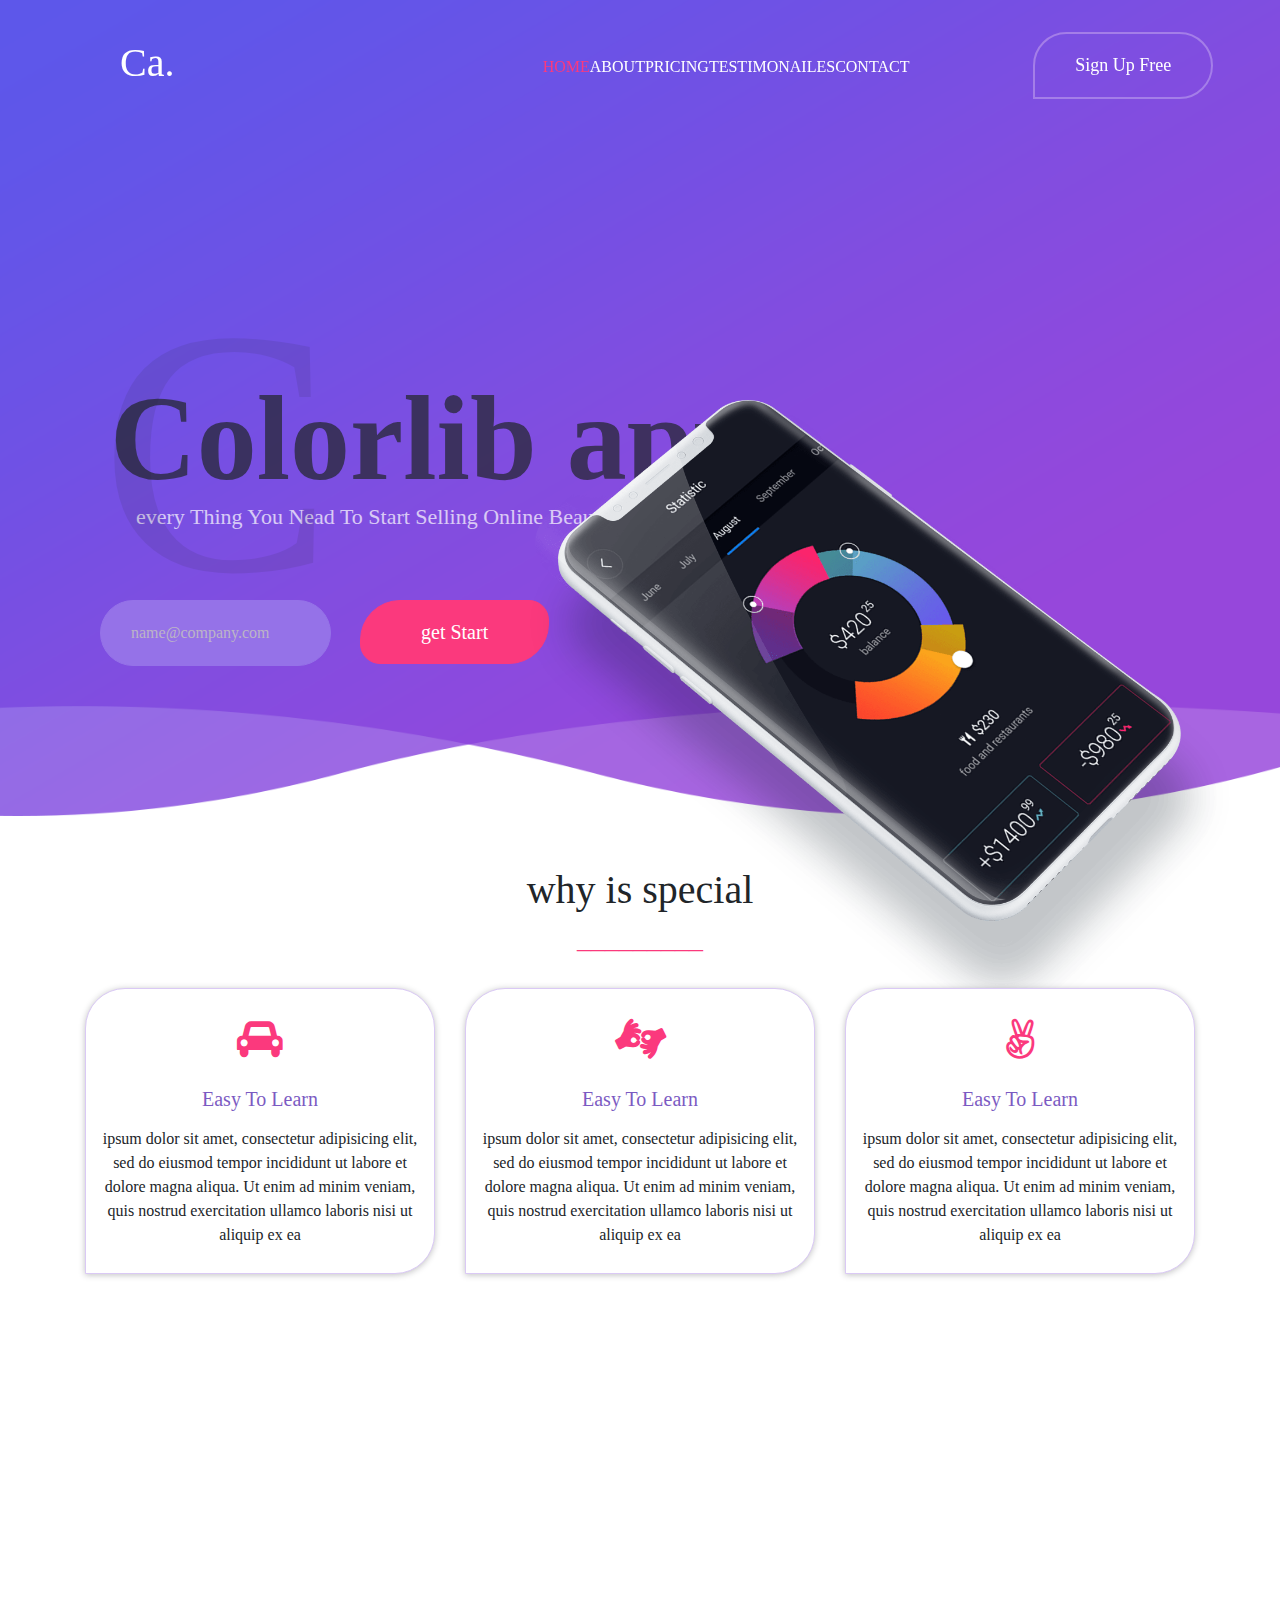
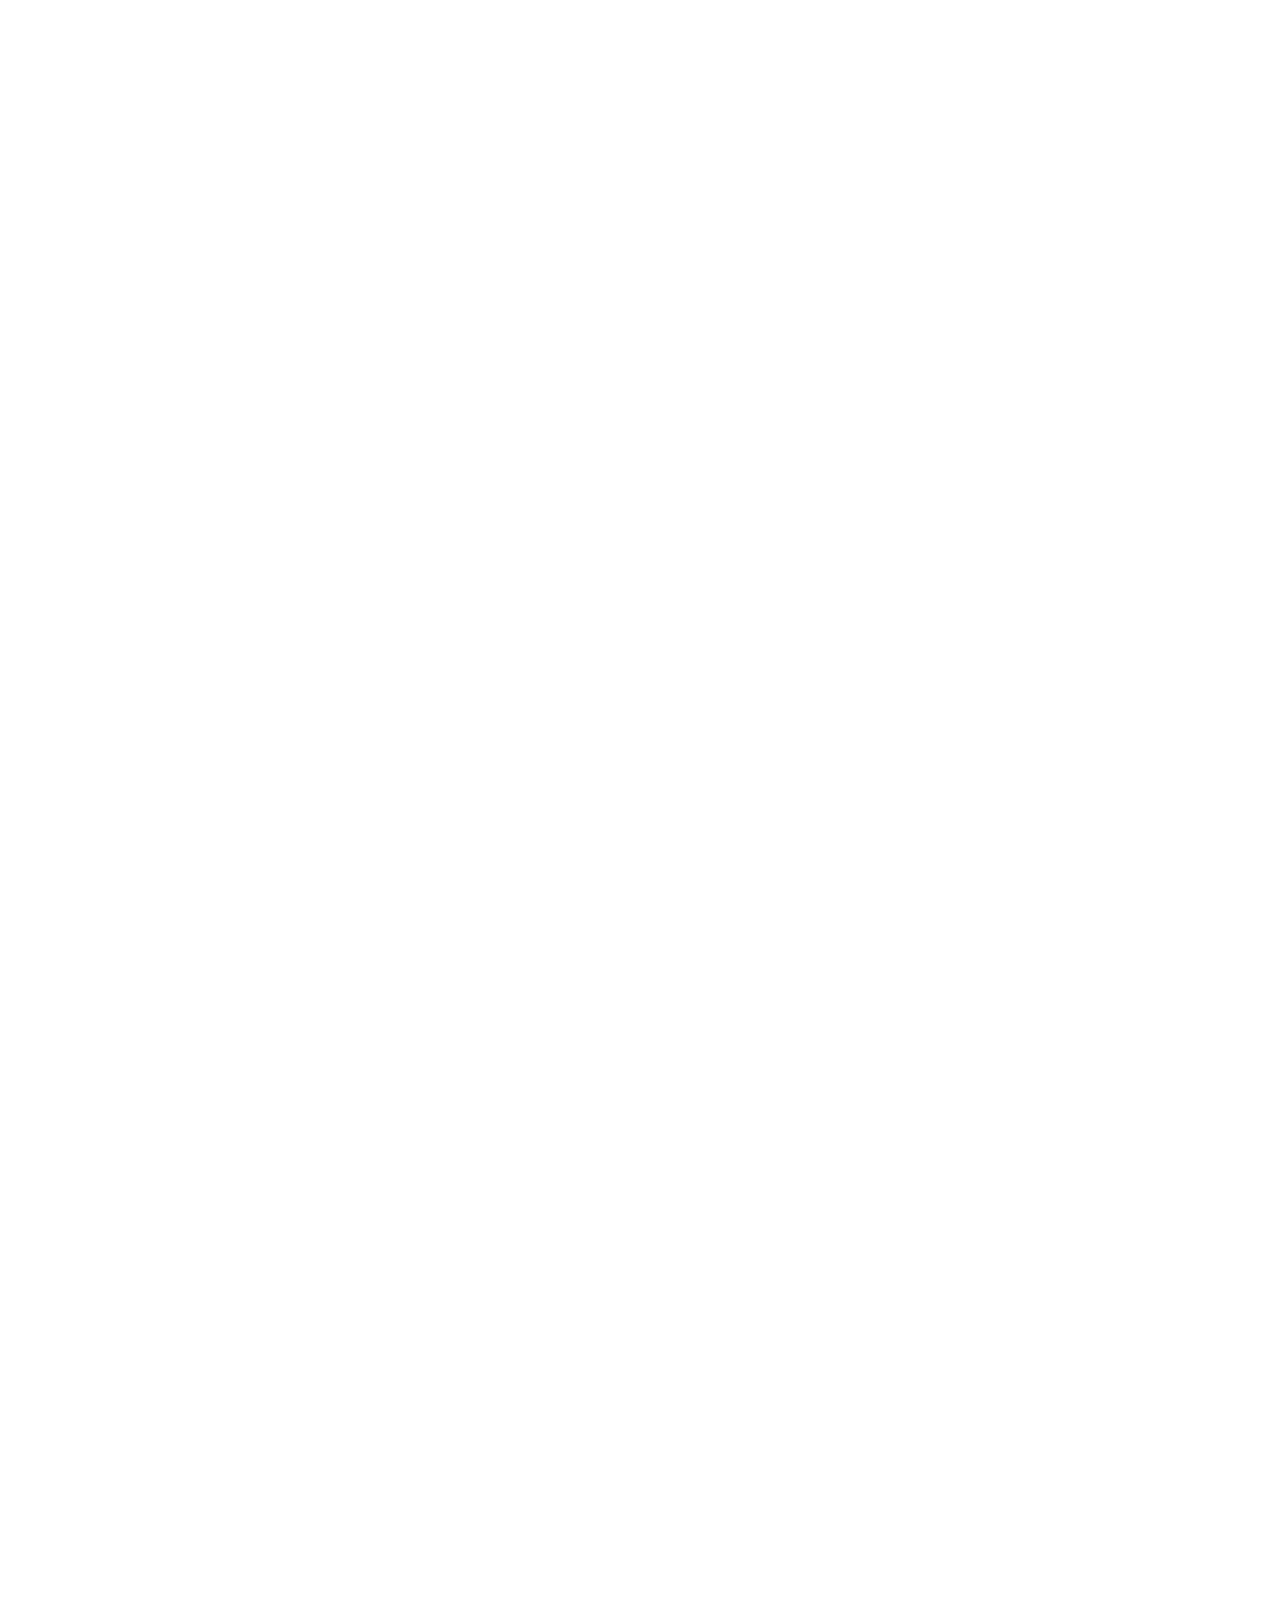
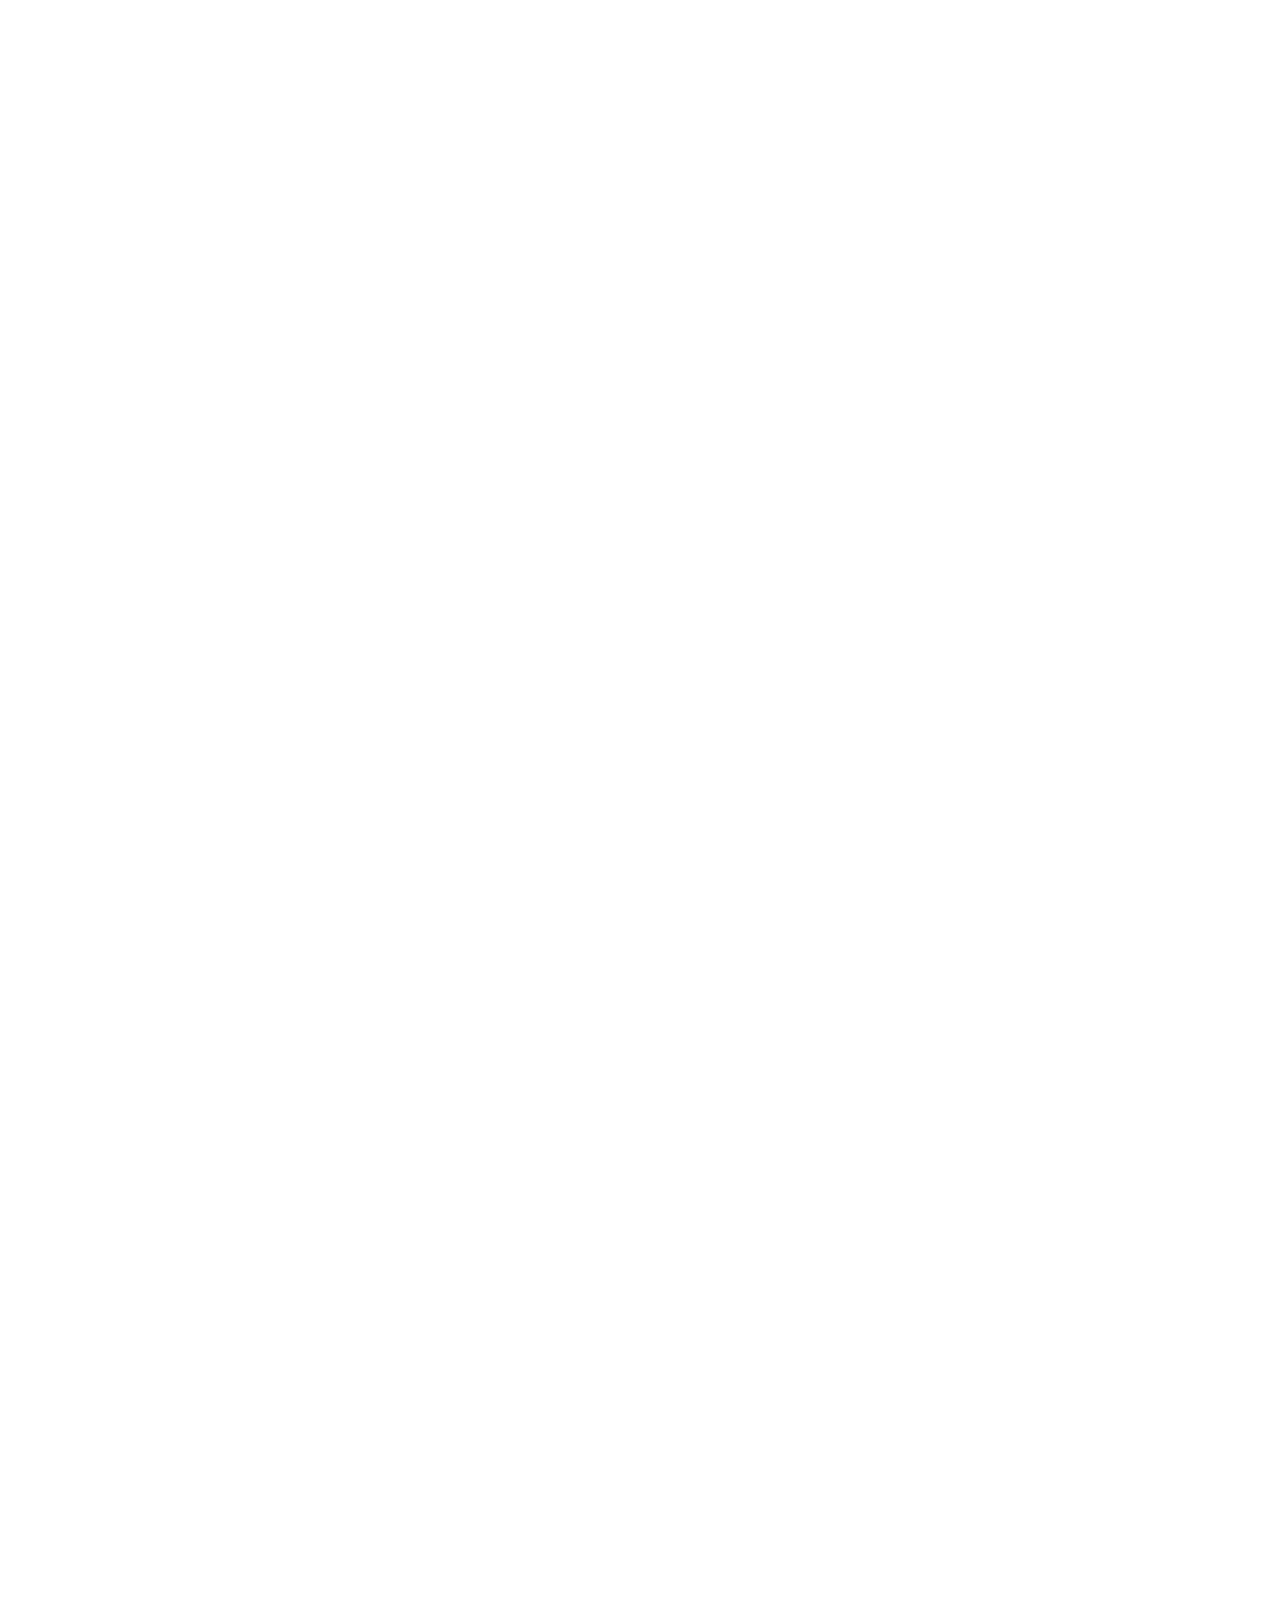
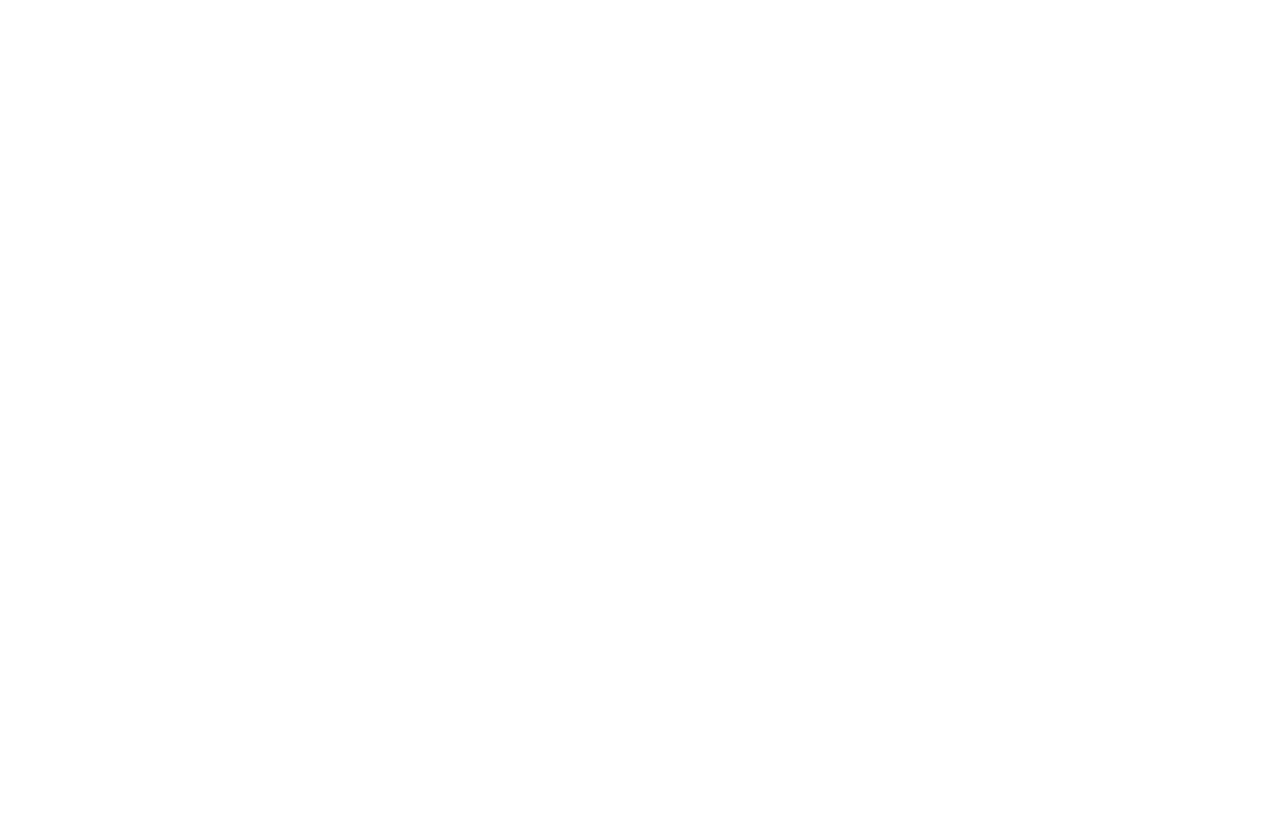
<file: index.html>
<!DOCTYPE html>
<html>
<head>
	<meta charset="UTF-8">
    <meta name="description" content="Rover Template">
    <meta name="keywords" content="Rover, unica, creative, html">
	<meta name="viewport" content="width=device-width, initial-scale=1.0">

    <meta http-equiv="X-UA-Compatible" content="ie=edge">
    <title> Colorib | Template</title>
	
  <!-- Css Styles -->
  <link rel="stylesheet" href="css/animate.css">

  <link rel="stylesheet" href="css/bootstrap.min.css" type="text/css">
  <link rel="stylesheet" href="css/font-awesome.min.css" type="text/css">
  <link rel="stylesheet" href="css/themify-icons.css" type="text/css">
  <link rel="stylesheet" href="css/elegant-icons.css" type="text/css">
  <link rel="stylesheet" href="css/owl.carousel.min.css" type="text/css">
  <link rel="stylesheet" href="css/nice-select.css" type="text/css"> 
   <link rel="stylesheet" href="css/jquery-ui.min.css" type="text/css"> 
  <link rel="stylesheet" href="css/slicknav.min.css" type="text/css">
  <link rel="stylesheet" href="css/style.css" type="text/css">
</head>
<body>
	<!--Start  Header section -->
    <header  id="linker">
			<nav  class="navbar navbar-expand-lg fixed-top">
				<a class="navbar-brand offset-1" href="#">     <h1>Ca.</h1></a>
				<button class="navbar-toggler" type="button" data-toggle="collapse" 
				data-target="#navbarSupportedContent" aria-controls="navbarSupportedContent"
				 aria-expanded="false" aria-label="Toggle navigation">
				  <span class="navbar-toggler-icon"></span>
				 
 
				</button>
				<div class="collapse navbar-collapse offset-2 " id="navbarSupportedContent">

			  
				<ul class="navbar-nav offset-2">
					<li class="nav-item active"><a class="mt-4 mb-4" href="#">Home</a></li>
					<li class="nav-item "><a href="#">About</a></li>
					<li class="nav-item "><a href="#">pricing</a></li>
					<li class="nav-item "><a href="#">Testimonailes</a></li>
					<li class="nav-item "><a href="#">Contact</a></li>
				</ul>
				<li class="nav-item header-nav-sign offset-2  mt-4">
					<p class="sign-up">Sign Up Free</p>
				</li>
				</div>
			</nav>
			<div class="header-title">
				<p class="header-title-background">
					C
				   <p class="main-title">Colorlib app</p>
				   <p class="sub-title">every thing you nead to start selling online beautifully</p>
				</p>
				<a href="#">name@company.com</a>
				<a href="#">get start</a>

			</div>
			<div class="container">
				<img class="header-phone" src="img/bg-img/welcome-img.png">

			</div>
    </header>	

<!-- End Header section -->
<!-- ________________________________________________________________ -->
<!-- Start special section -->

   <div class="container spaes wow fadeInUp slider-inner-text text-center  data-wow-delay="0.2s">
	<div class="caption text-center pb-4">
		<h1 class="">why is special</h1>
		  <h3 id="line" class="">_________</h3>
	   </div>
  	 
  	  <div class="row">
  	  	<div class="col-lg-4 col-md-6 col-sm-12 ">
				<div class="content-spe mb-4">
                    <i class="fa fa-car"></i>
					<h4>easy to learn</h4>
					<p>ipsum dolor sit amet, consectetur adipisicing elit, sed do eiusmod
					tempor incididunt ut labore et dolore magna aliqua. Ut enim ad minim veniam,
					quis nostrud exercitation ullamco laboris nisi ut aliquip ex ea
					</p>
				</div>
           
  	  	</div>
  	  	<div class="col-lg-4 col-md-6 col-sm-12  ">
			<div class="content-spe mb-4">

			<i class="fa fa-american-sign-language-interpreting"></i>  	  	
				<h4>easy to learn</h4>
  	  		<p>ipsum dolor sit amet, consectetur adipisicing elit, sed do eiusmod
  	  		tempor incididunt ut labore et dolore magna aliqua. Ut enim ad minim veniam,
  	  		quis nostrud exercitation ullamco laboris nisi ut aliquip ex ea
				</p>
				</div>
  	  	</div> 
  	  	<div class="col-lg-4 col-md-6 col-sm-12">
			<div class="content-spe mb-4">

			<i class="fa fa-angellist"></i>  	  	
				<h4>easy to learn</h4>
  	  		<p>ipsum dolor sit amet, consectetur adipisicing elit, sed do eiusmod
  	  		tempor incididunt ut labore et dolore magna aliqua. Ut enim ad minim veniam,
  	  		quis nostrud exercitation ullamco laboris nisi ut aliquip ex ea
				</p>
				</div>
  	  	</div>
  	  </div>
  </div> 
  <!-- End special section -->
  <!-- ____________________________________________________________________ -->
  <!-- Start of proposition section -->
  <div class=" container spaes wow fadeInUp slider-inner-text text-center"  data-wow-delay="0.2s">
	  <div class="row">
		  <div class="col-lg-6 col-md-6 col-sm-12">
			<div class="pannar-img">
				<img src="img/bg-img/special.png">
			</div>
		  </div>
		  <div class="col-lg-6 col-md-6 col-sm-12">
			<div class="panner-dis">
				<h1 class="panner-dis-title">
					our best propostion for you!
				</h1>
				<p class="panner-dis-deailes">ipsum dolor sit amet, consectetur adipisicing elit, sed do eiusmod
				tempor incididunt ut labore et dolore magna aliqua. Ut enim ad minim veniam,
				quis nostrud exercitation ullamco laboris nisi ut aliquip ex ea commodo
				consequat. Duis aute irure dolor in reprehenderit in voluptate velit esse
			   </p>
		
			   <a href="#"> <i class="fa fa-android"></i> get start</a>
			   <a href="#"> <i class="fa fa-apple"></i> get start</a>
			  </div>
		  </div>
	  </div>
  
  </div> 
  <!-- End of proposition section -->
  <!-- ______________________________________________________________________________ -->
  <!-- Start Awsome section -->
   <div class="awesome container wow fadeInUp slider-inner-text"  data-wow-delay="0.2s">
  
	  <div class="caption text-center pb-4">
		<h1 class="">awesome feature</h1>
		  <h3 id="line" class="">_________</h3>
	   </div>
  	  <div class="awesome-continer row">
			<div class="col-lg-4 col-md-6 col-sm-12">
                <div class="awesome-continer-itam">
					<i class="fa fa-play-circle"></i>
						<h4>easy to learn</h4>
						<p>ipsum dolor sit amet, 
						tempor incididunt ut labore et dolore magna aliqua. Ut enim ad minim veniam,
						</p>
				</div>
			</div>
  	  	
  	  	<div class="col-lg-4 col-md-6 col-sm-12">
			<div class="awesome-continer-itam">
				<i class="fa fa-wpforms"></i>
					<h4>easy to learn</h4>
					<p>ipsum dolor sit amet, 
					tempor incididunt ut labore et dolore magna aliqua. Ut enim ad minim veniam,
					</p>
			</div>
		</div>
		<div class="col-lg-4 col-md-6 col-sm-12">
			<div class="awesome-continer-itam">
				<i class="fa fa-car"></i>
					<h4>easy to learn</h4>
					<p>ipsum dolor sit amet, 
					tempor incididunt ut labore et dolore magna aliqua. Ut enim ad minim veniam,
					</p>
			</div>
		</div>

  	  </div>
		<div class="awesome-continer row">
			<div class="col-lg-4 col-md-6 col-sm-12">
                <div class="awesome-continer-itam">
					<i class="fa fa-car"></i>
						<h4>easy to learn</h4>
						<p>ipsum dolor sit amet, 
						tempor incididunt ut labore et dolore magna aliqua. Ut enim ad minim veniam,
						</p>
				</div>
			</div>
  	  	
  	  	<div class="col-lg-4 col-md-6 col-sm-12">
			<div class="awesome-continer-itam">
				<i class="fa fa-check-circle"></i>
					<h4>easy to learn</h4>
					<p>ipsum dolor sit amet, 
					tempor incididunt ut labore et dolore magna aliqua. Ut enim ad minim veniam,
					</p>
			</div>
		</div>
		<div class="col-lg-4 col-md-6 col-sm-12">
			<div class="awesome-continer-itam">
				<i class="fa fa-check"></i>
					<h4>easy to learn</h4>
					<p>ipsum dolor sit amet, 
					tempor incididunt ut labore et dolore magna aliqua. Ut enim ad minim veniam,
					</p>
			</div>
		</div>

  	  </div>
  </div> 
  <!-- End awsome section -->
  <!-- ____________________________________________________________ -->
  <!-- Start live demo section -->
   <div class="live-demo-sec container spaes wow fadeInUp slider-inner-text"  data-wow-delay="0.2s">
	 <div class="row">
		<div class="col-lg-12 text-center">
			<div class="live-demo-sec-img">

				<img src="img/bg-img/video.jpg">
				<span class="cricle">
			   <i class="fa fa-play"></i>
				</span>
		</div>

	</div>
 </div>
</div>
   <!-- end live demo section -->
  <!-------------------------------------------------------- Start counter section -------------------------------->
		
       <!-- ------------------------------------------------- Start  Panner section ----------------------- -->
 

	<!------------------------------------------------------------------------- Start Slider Section  --------------------------------->

	<div class="container-fluid counter-sec wow fadeInUp slider-inner-text"  data-wow-delay="0.2s">
		<div class="container">
		<div class="row">
			<div class="four col-md-3">
				<div class="counter-box colored"> <i class="fa fa-thumbs-o-up"></i> <span class="counter">2147</span>
					<p>Happy Customers</p>
				</div>
			</div>
			<div class="four col-md-3">
				<div class="counter-box"> <i class="fa fa-group"></i> <span class="counter">3275</span>
					<p>Registered Members</p>
				</div>
			</div>
			<div class="four col-md-3">
				<div class="counter-box"> <i class="fa fa-shopping-cart"></i> <span class="counter">289</span>
					<p>Available Products</p>
				</div>
			</div>
			<div class="four col-md-3">
				<div class="counter-box"> <i class="fa fa-user"></i> <span class="counter">1563</span>
					<p>Saved Trees</p>
				</div>
			</div>
		</div>
	</div>
	</div>

	<!-- ________________________________________________________________________ -->

<!-- End screanshot section -->
<!-- ____________________________________________________________________ -->
<!-- Start pricing section -->
<section class="pricing container-fluid wow fadeInUp slider-inner-text"  data-wow-delay="0.2s">
 <div class="container spaes">
	<div class="caption text-center pb-4">
		<h1 class="">pricing plan</h1>
		  <h3 id="line" class="">_________</h3>
	   </div>
          	  <div class="wrapper-pricing row ">
					<div class="col-lg-3 col-md-6 col-sm-12">
						<div class="wrapper-pricing-itam">
							<h4>starter plan</h4>
							<h2><sup>$</sup>29</h2>
							<p>up to 10 users monthly</p>
							<p>up to 10 users monthly</p>
							<p>up to 10 users monthly</p>
							<p>up to 10 users monthly</p>
							<p class="last-element">up to 10 users monthly</p>
							
						</div>
						<div class="wrapper-pricing-footer">
							<p>select plan</p>
					   </div>
					</div>
					<div class="col-lg-3 col-md-6 col-sm-12">
						<div class="wrapper-pricing-itam">
							<h4>starter plan</h4>
							<h2><sup>$</sup>29</h2>
							<p>up to 10 users monthly</p>
							<p>up to 10 users monthly</p>
							<p>up to 10 users monthly</p>
							<p>up to 10 users monthly</p>
							<p class="last-element">up to 10 users monthly</p>
							
						</div>
						<div class="wrapper-pricing-footer">
							<p>select plan</p>
					   </div>
					</div>
					<div class="col-lg-3 col-md-6 col-sm-12">
						<div class="special-start">
							<h4>starter plan</h4>
							<h2><sup>$</sup>29</h2>
						</div>
						<div class="wrapper-pricing-itam special-container">
							
							<p>up to 10 users monthly</p>
							<p>up to 10 users monthly</p>
							<p>up to 10 users monthly</p>
							<p class="last-element">up to 10 users monthly</p>
							
						</div>
						<div class="wrapper-pricing-footer special-footer">
							<p>select plan</p>
					   </div>
					</div>
					<div class="col-lg-3 col-md-6 col-sm-12">
						<div class="wrapper-pricing-itam">
							<h4>starter plan</h4>
							<h2><sup>$</sup>29</h2>
							<p>up to 10 users monthly</p>
							<p>up to 10 users monthly</p>
							<p>up to 10 users monthly</p>
							<p>up to 10 users monthly</p>
							<p class="last-element">up to 10 users monthly</p>
							
						</div>
						<div class="wrapper-pricing-footer">
							<p>select plan</p>
					   </div>
					</div>
					
          	  </div>
</div> 
</section>
<!-- End pricing section -->
<!-- __________________________________________________________________________________ -->
 <!-- Start colorlib section -->
      <div class="colorlib spaes container wow fadeInUp slider-inner-text"  data-wow-delay="0.2s">
     	<div class="colorlib-icon">
            <i class="fa fa-quote-left"></i>     
        </div>
     	<div class="colorlib-aritacle">
     		<p>ipsum dolor sit amet, consectetur adipisicing elit, sed do eiusmod
     		tempor incididunt ut labore et dolore magna aliqua. Ut enim ad minim veniam,
     		quis nostrud exercitation ullamco laboris nisi ut aliquip ex ea commodo
     		consequat. Duis aute irure dolor in reprehenderit in voluptate velit esse
     		.</p>
     	</div>
     	<div class="colorlib-sub-title">
     		<i class="fa fa-star"></i>
     		<i class="fa fa-star"></i>
     		<i class="fa fa-star"></i>
     		<i class="fa fa-star"></i>
     		<i class="fa fa-star"></i>
     		<h4>Jenefier</h4>
     		<p>developers</p>
		 </div>
		 <div class="row">
			 <div class="col-lg-12 ">
				<div class="colorlib-img">
					<i class="fa fa-chevron-left"></i>
					<img src="img/bg-img/client-3.jpg">
					<img src="img/bg-img/client-2.jpg">
					<img src="img/bg-img/client-1.jpg">
				  <i class="fa fa-chevron-right"></i>
				</div>
			 </div>
		 </div>
     	
     	<div class="colorlib-cricle-icon">
     		<i class="fa fa-circle"></i>
     		<i class="fa fa-circle"></i>
     		<i class="fa fa-circle"></i>
     		<i class="fa fa-circle"></i>
     	</div>
     </div> 
  <!-- End colorlib section -->
<!-- _____________________________________________________________________ -->
<!-- Start membership section -->


   <!-- End team section -->
<!-- ___________________________________________________________ -->
<!-- Start Footer -->
  <footer class="footer-content container-fluid spaes wow fadeInUp slider-inner-text"  data-wow-delay="0.2s">
	<div class="container">
		<div class="row">
			<div class="col-lg-6">
					<div class="footer-content-itam">
						<h4>get in touch with us</h4>
						<span>ipsum dolor sit amet, consectetur adipisicing elit, sed do eiusmod
						tempor incididunt ut labore et dolore magna aliqua. Ut enim ad minim veniam,
					.</span>
					<p>address : 24Fadali land sidi besher</p>
					<p>phone : +01033732977</p>
					<p>email : safaaali@gmail.com</p>
				</div>
			</div>
		<div class="col-lg-6">

			<div class="footer-content-itam myform">
			
					<div class="input-sec">
						<label>your name</label>
						<input type="text" name="" placeholder="please enter your name">
					</div>
					<div class="input-sec">
						<label>your name</label>
						<input type="email" name="" placeholder="please enter your email">
					</div>
					<div class="input-sec">
						<label>your massage</label>
						<textarea placeholder="your massage"> </textarea>
					</div>
					<div class="input-sec">

						<a class="submit" href="#"> send massage</a>
					</div>
				

			</div>

	   </div>
	   <p class="text-center">Copyright ©2020 All rights reserved | This template is made with <i class="fa fa-heart"></i> by Safaa Ali</p>

	</div>

	  <a href="#linker"><i class="fa fa-arrow-up" id="arrow"></i></a> 
	</div>
</footer>  
<!-- End Footer -->

   <!-- Js Plugins -->
   <script src="js/jquery-3.3.1.min.js"></script>
   <script src="js/bootstrap.min.js"></script>
   <script src="js/jquery-ui.min.js"></script>
   <script src="js/jquery.countdown.min.js"></script>
   <script src="js/jquery.nice-select.min.js"></script>
   <script src="js/jquery.zoom.min.js"></script>
   <script src="js/jquery.dd.min.js"></script>
   <script src="js/jquery.slicknav.js"></script>
   <script src="js/owl.carousel.min.js"></script>
   <script src="js/owl.carousel.min.js"></script>
   <script src="js/wow.min.js"></script>

   <script src="js/main.js"></script>
</body>
</html>
</file>
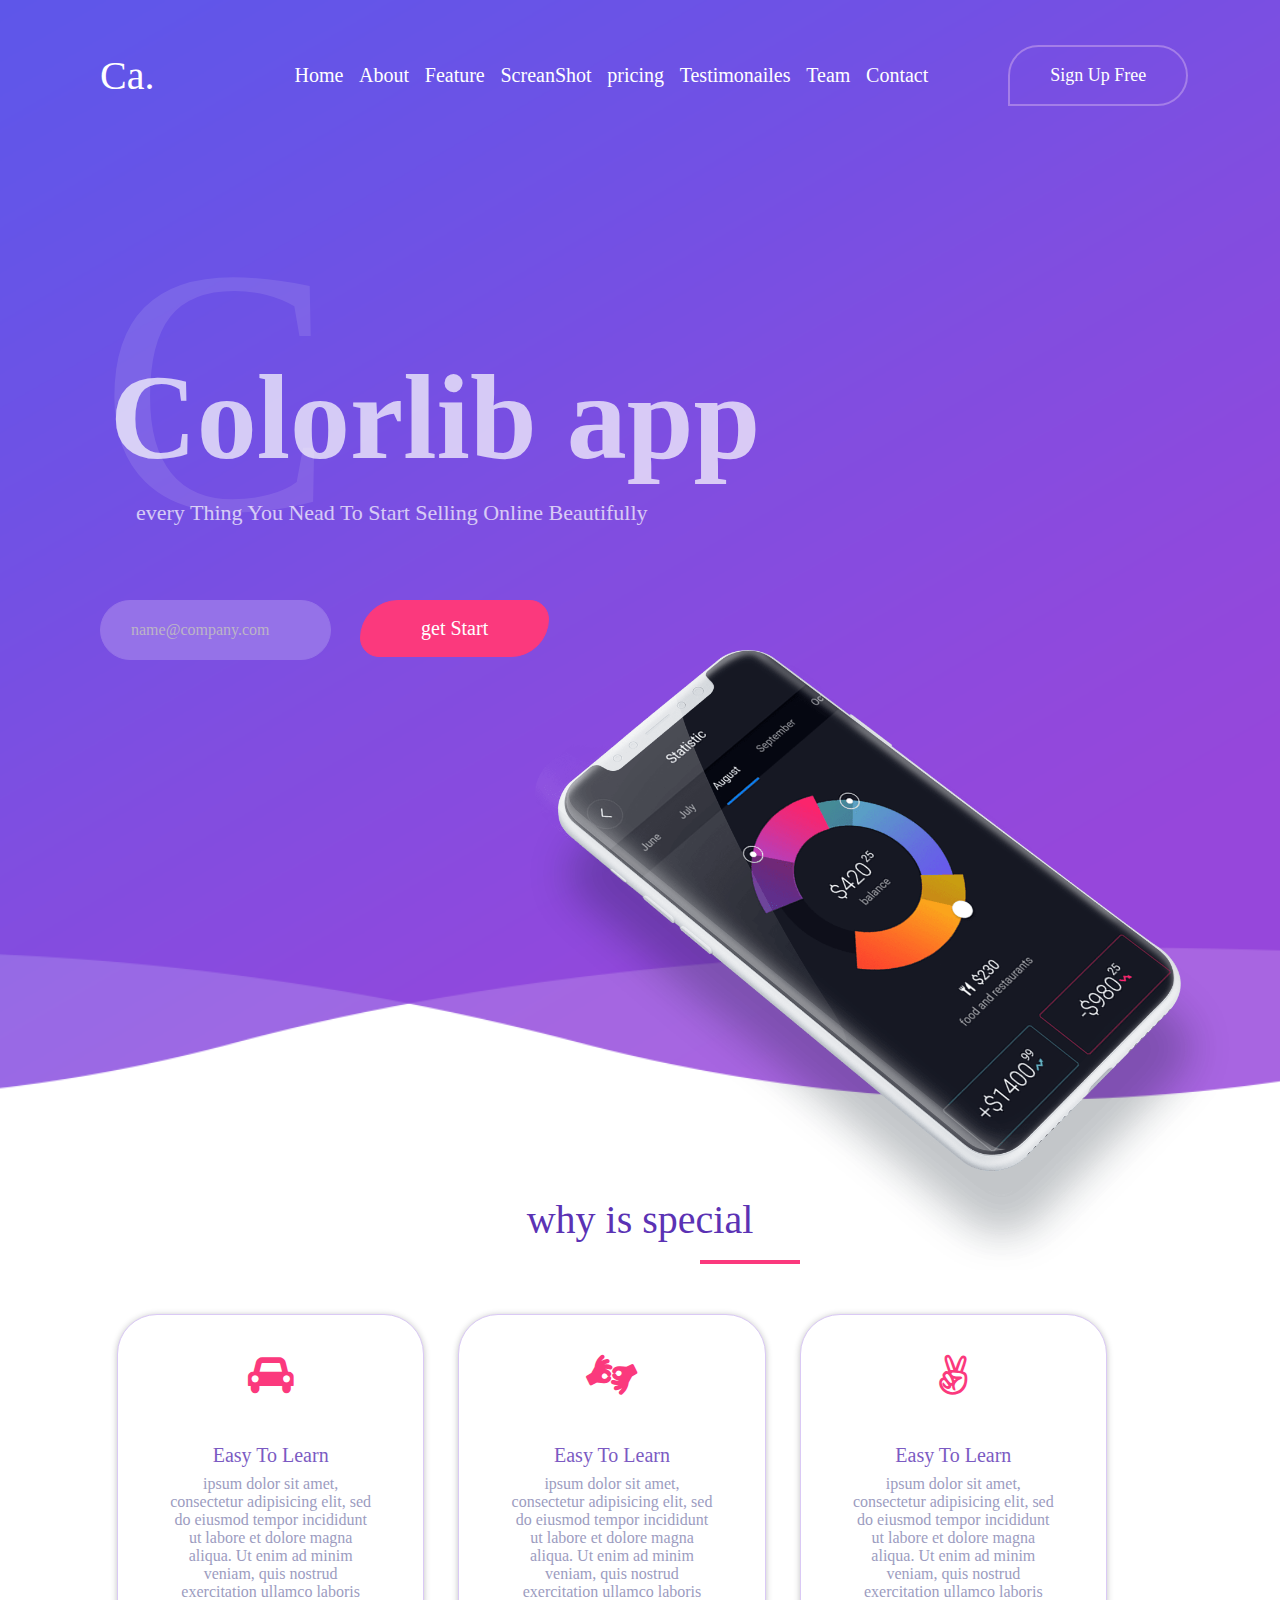
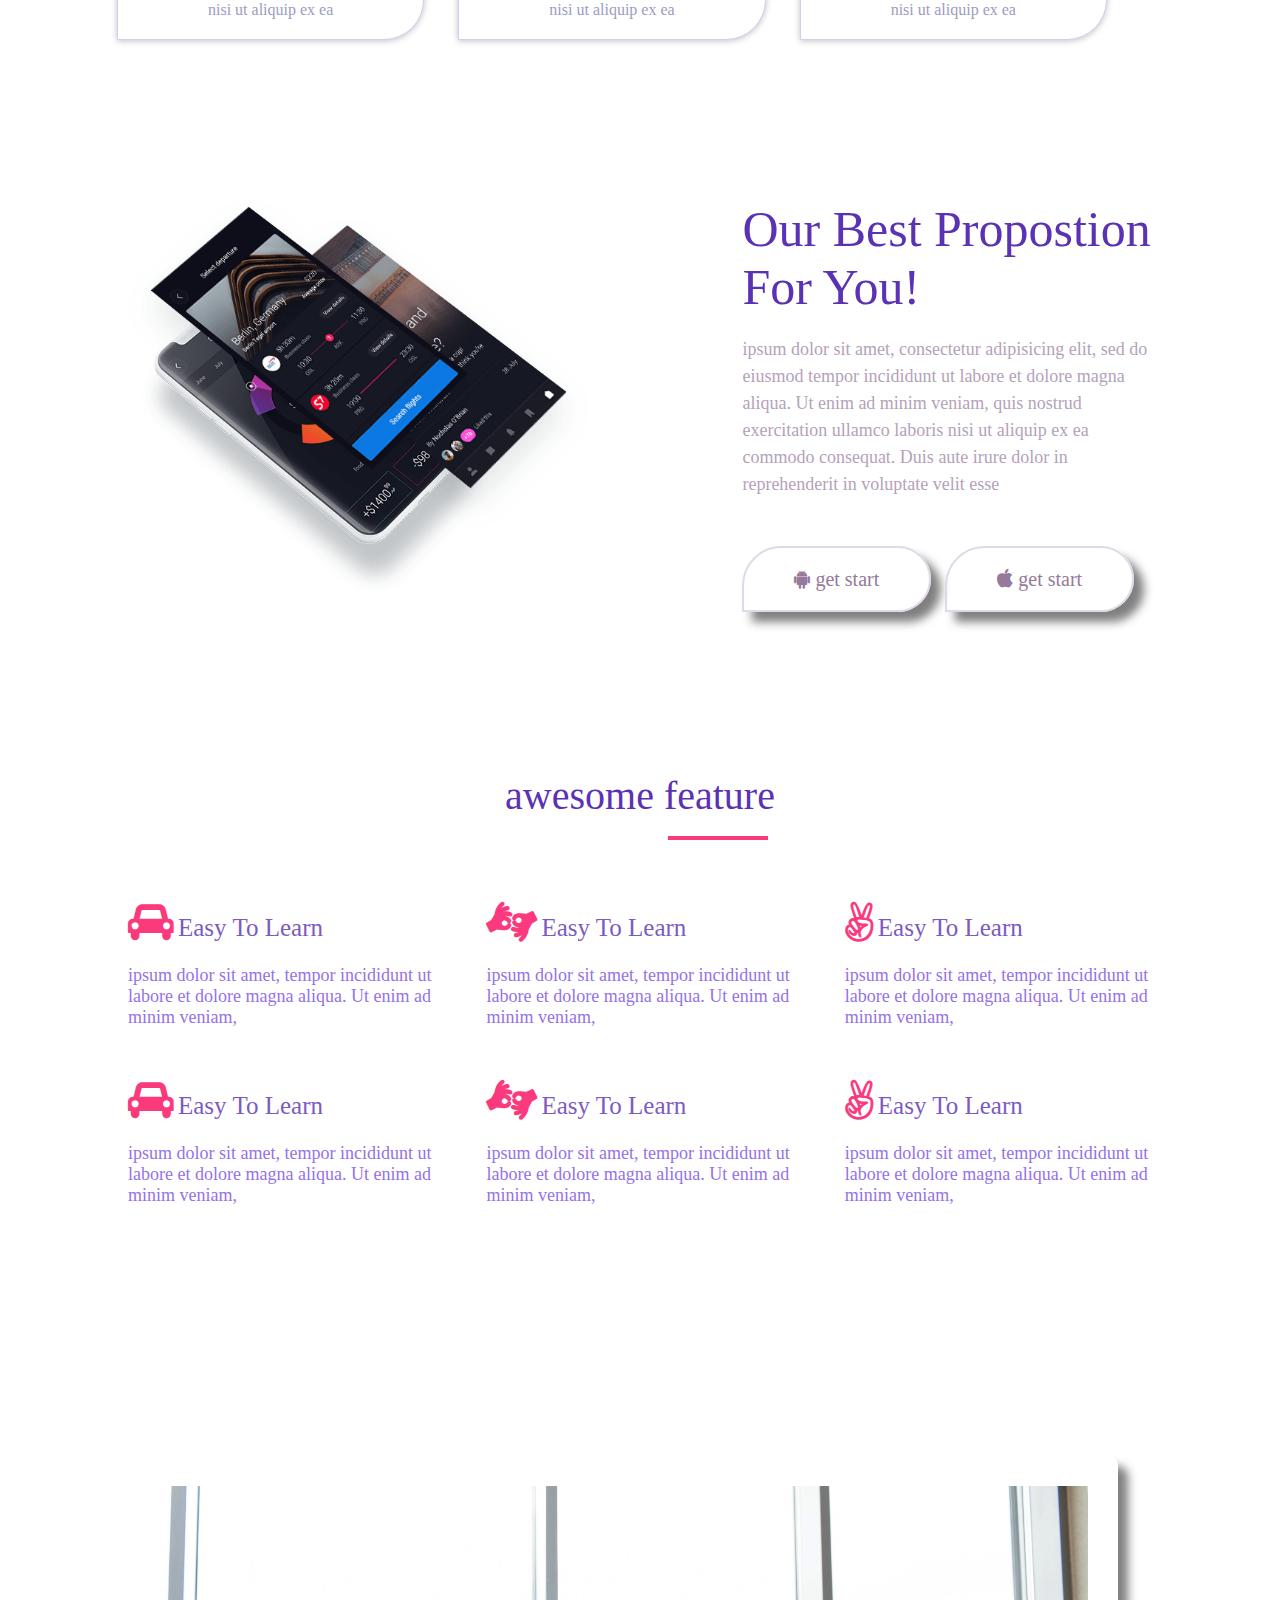
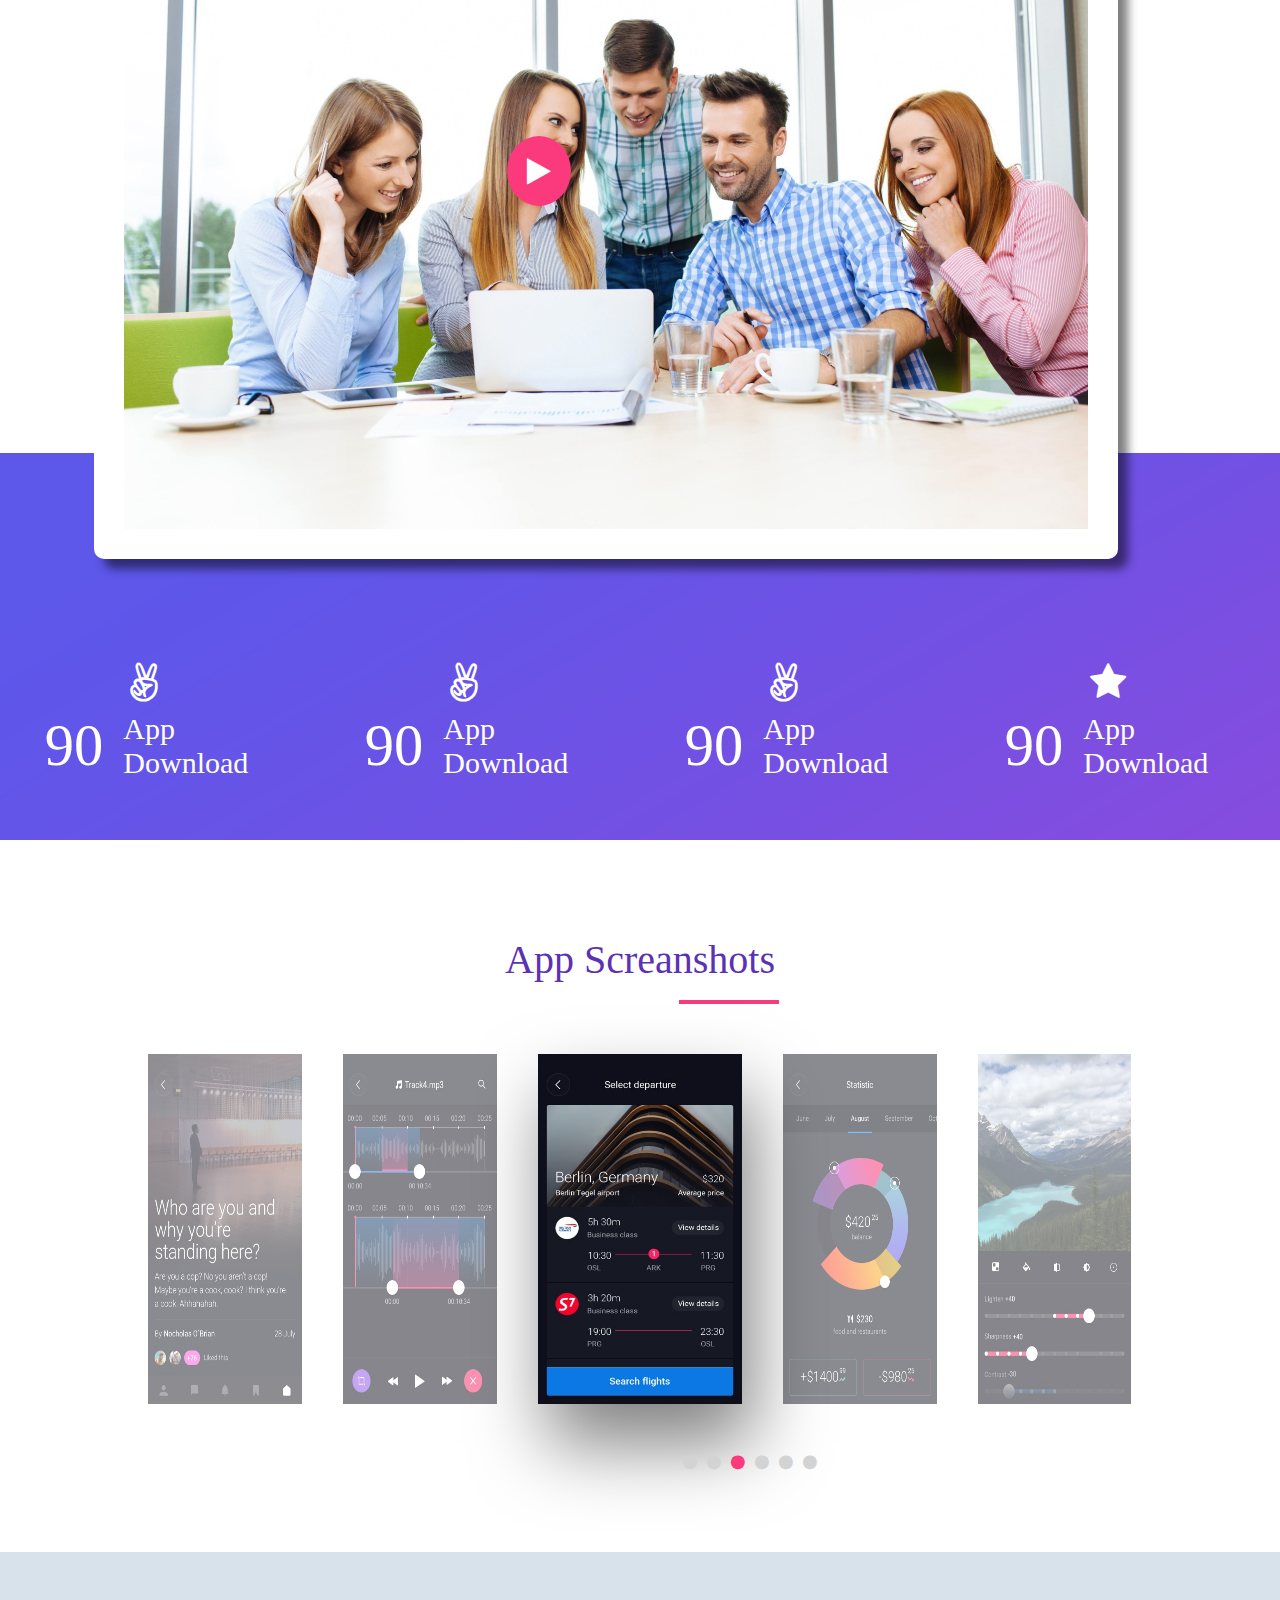
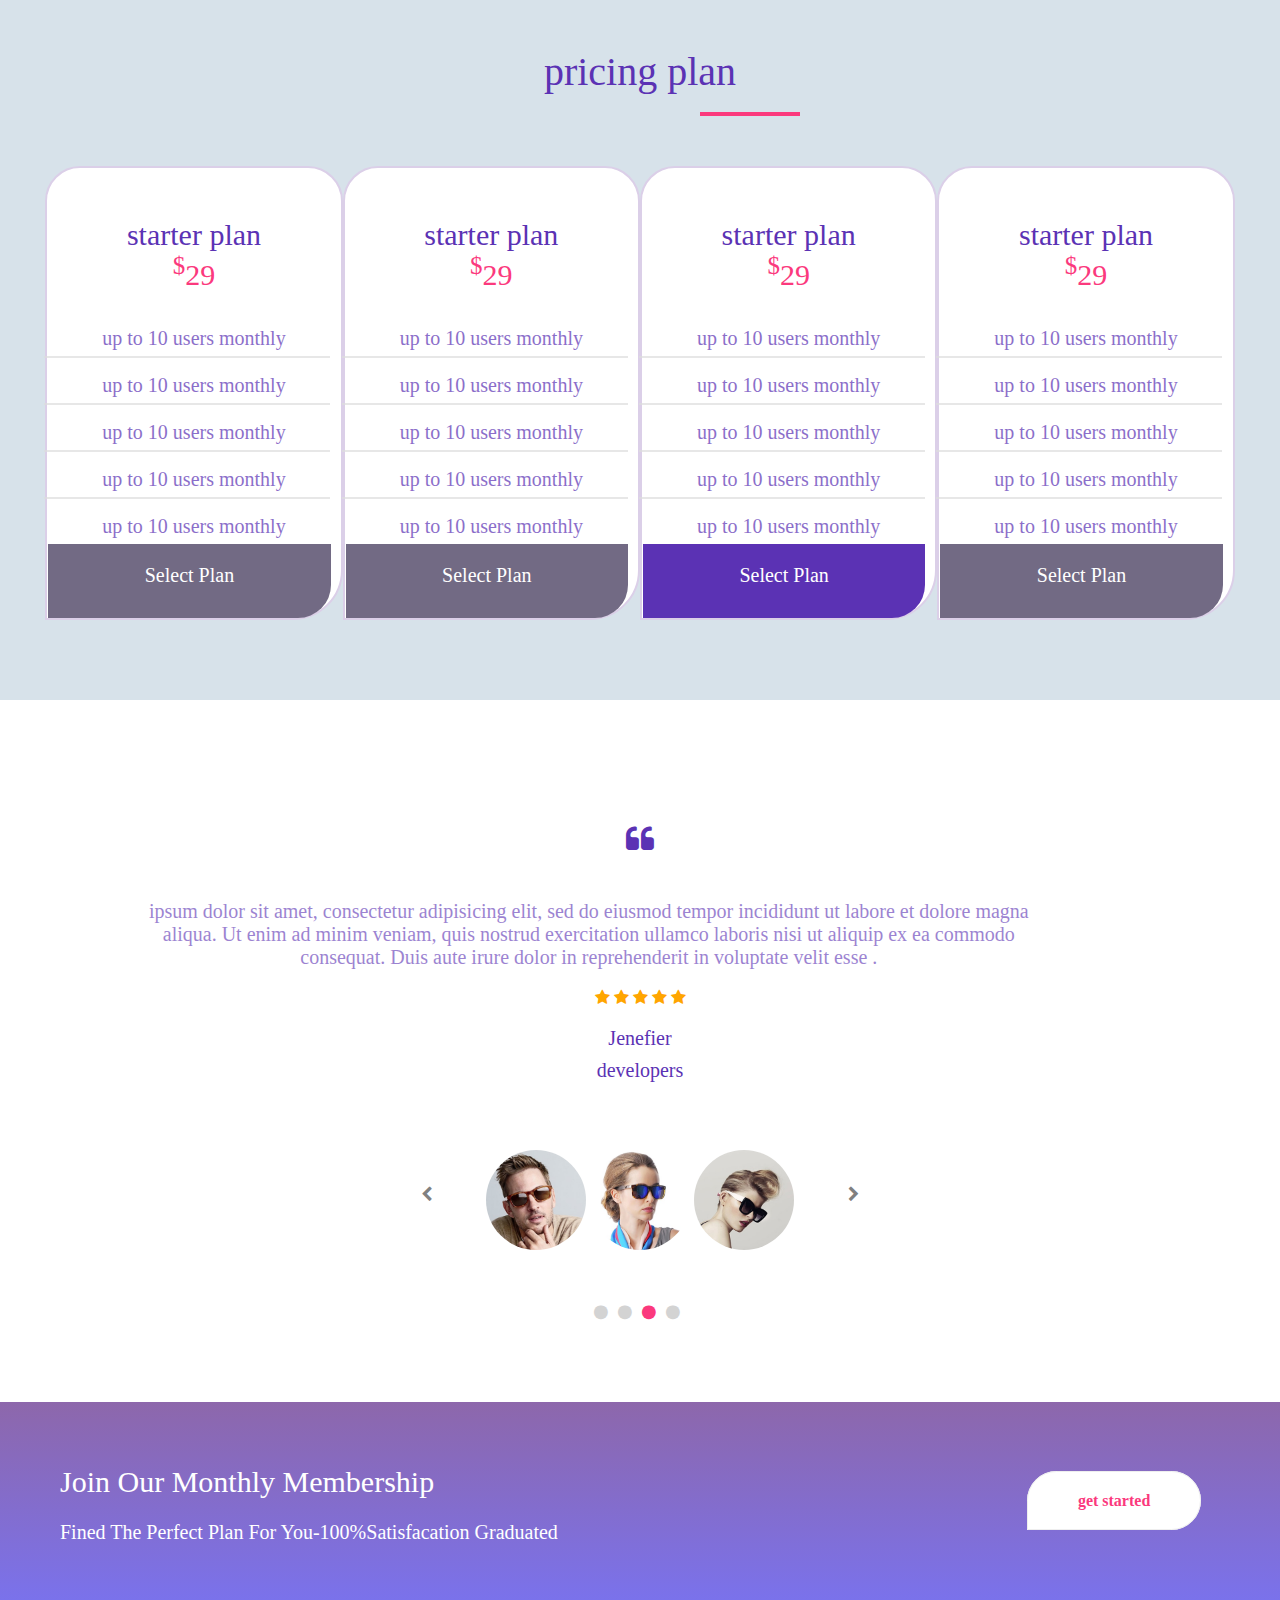
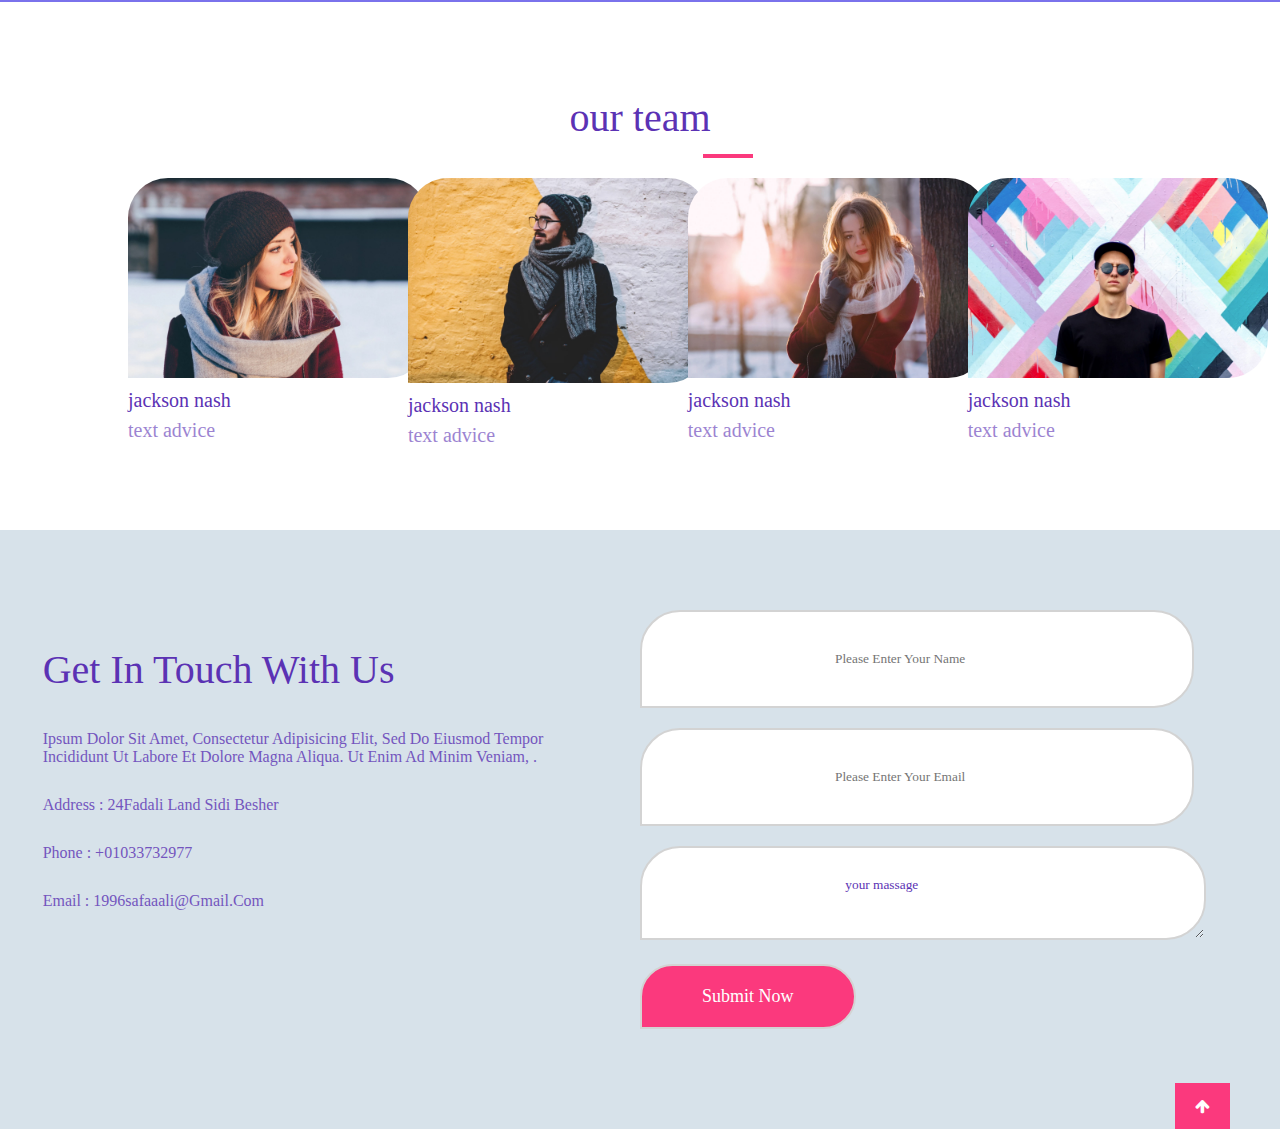
<file: lab1.html>
<!DOCTYPE html>
<html>
<head>
	<title></title>
	<link rel="stylesheet" type="text/css" href="lab1.css">
	<link rel="stylesheet" href="https://cdnjs.cloudflare.com/ajax/libs/font-awesome/4.7.0/css/font-awesome.min.css">

</head>
<body>
	<!--Start  Header section -->
    <header>
			<nav id="linker">
			   <div class="header-nav-logo">
                   <h1>Ca.</h1>
				</div>
				<ul>
					<li><a href="#">Home</a></li>
					<li><a href="#">About</a></li>
					<li><a href="#">Feature</a></li>
					<li><a href="#">ScreanShot</a></li>
					<li><a href="#">pricing</a></li>
					<li><a href="#">Testimonailes</a></li>
					<li><a href="#">Team</a></li>
					<li><a href="#">Contact</a></li>
				</ul>
				<div class="header-nav-sign">
					<p class="sign-up">Sign Up Free</p>
				</div>
			</nav>
			<div class="header-title">
				<p class="header-title-background">
					C
				   <p class="main-title">Colorlib app</p>
				   <p class="sub-title">every thing you nead to start selling online beautifully</p>
				</p>
				<a href="#">name@company.com</a>
				<a href="#">get start</a>

			</div>
			<img class="header-phone" src="img/bg-img/welcome-img.png">
    </header>	
</div>
<!-- End Header section -->
<!-- ________________________________________________________________ -->
<!-- Start special section -->
  <div class="special continer">
  	  <h1>why is special</h1>
  	  <h3 id="line"></h3>
  	  <div class="special-continer">
  	  	<div class="special-continer-itam">
<i class="fa fa-car"></i>
  	  		<h4>easy to learn</h4>
  	  		<p>ipsum dolor sit amet, consectetur adipisicing elit, sed do eiusmod
  	  		tempor incididunt ut labore et dolore magna aliqua. Ut enim ad minim veniam,
  	  		quis nostrud exercitation ullamco laboris nisi ut aliquip ex ea
  	  		</p>
  	  	</div>
  	  	<div class="special-continer-itam">
<i class="fa fa-american-sign-language-interpreting"></i>  	  		<h4>easy to learn</h4>
  	  		<p>ipsum dolor sit amet, consectetur adipisicing elit, sed do eiusmod
  	  		tempor incididunt ut labore et dolore magna aliqua. Ut enim ad minim veniam,
  	  		quis nostrud exercitation ullamco laboris nisi ut aliquip ex ea
  	  		</p>
  	  	</div>
  	  	<div class="special-continer-itam">
<i class="fa fa-angellist"></i>  	  		<h4>easy to learn</h4>
  	  		<p>ipsum dolor sit amet, consectetur adipisicing elit, sed do eiusmod
  	  		tempor incididunt ut labore et dolore magna aliqua. Ut enim ad minim veniam,
  	  		quis nostrud exercitation ullamco laboris nisi ut aliquip ex ea
  	  		</p>
  	  	</div>
  	  </div>
  </div>
  <!-- End special section -->
  <!-- ____________________________________________________________________ -->
  <!-- Start of proposition section -->
  <div class="proposition continer">
  	<div class="proposition-img">
  		<img src="img/bg-img/special.png">
  	</div>
  	<div class="proposition-description">
        <h1>
        	our best propostion for you!
        </h1>
        <p>ipsum dolor sit amet, consectetur adipisicing elit, sed do eiusmod
        tempor incididunt ut labore et dolore magna aliqua. Ut enim ad minim veniam,
        quis nostrud exercitation ullamco laboris nisi ut aliquip ex ea commodo
        consequat. Duis aute irure dolor in reprehenderit in voluptate velit esse
       </p>

       <a href="#"> <i class="fa fa-android"></i> get start</a>
	   <a href="#"> <i class="fa fa-apple"></i> get start</a>
  	</div>
  </div>
  <!-- End of proposition section -->
  <!-- ______________________________________________________________________________ -->
  <!-- Start Awsome section -->
  <div class="awesome continer">
  	<div class="awesome-header">
        <h1>
        	awesome feature
        </h1>
          	  <h3 class="line-awesome"></h3>
  	</div>
  	  <div class="awesome-continer">
  	  	<div class="awesome-continer-itam">
            <i class="fa fa-car"></i>
  	  		<h4>easy to learn</h4>
  	  		<p>ipsum dolor sit amet, 
  	  		tempor incididunt ut labore et dolore magna aliqua. Ut enim ad minim veniam,
  	  		</p>
  	  	</div>
  	  	<div class="awesome-continer-itam">
            <i class="fa fa-american-sign-language-interpreting"></i>  	  		
            <h4>easy to learn</h4>
  	  		<p>ipsum dolor sit amet,
  	  		tempor incididunt ut labore et dolore magna aliqua. Ut enim ad minim veniam,
  	  		</p>
  	  	</div>
  	  	<div class="awesome-continer-itam">
            <i class="fa fa-angellist"></i>  	  		
            <h4>easy to learn</h4>
  	  		<p>ipsum dolor sit amet,
  	  		tempor incididunt ut labore et dolore magna aliqua. Ut enim ad minim veniam,
  	  		</p>
  	  	</div>

  	  </div>
  	   <div class="awesome-continer">
  	  	<div class="awesome-continer-itam">
            <i class="fa fa-car"></i>
  	  		<h4>easy to learn</h4>
  	  		<p>ipsum dolor sit amet, 
  	  		tempor incididunt ut labore et dolore magna aliqua. Ut enim ad minim veniam,
  	  		</p>
  	  	</div>
  	  	<div class="awesome-continer-itam">
            <i class="fa fa-american-sign-language-interpreting"></i>  	  		
            <h4>easy to learn</h4>
  	  		<p>ipsum dolor sit amet,
  	  		tempor incididunt ut labore et dolore magna aliqua. Ut enim ad minim veniam,
  	  		</p>
  	  	</div>
  	  	<div class="awesome-continer-itam">
            <i class="fa fa-angellist"></i>  	  		
            <h4>easy to learn</h4>
  	  		<p>ipsum dolor sit amet,
  	  		tempor incididunt ut labore et dolore magna aliqua. Ut enim ad minim veniam,
  	  		</p>
  	  	</div>

  	  </div>
  </div>
  <!-- End awsome section -->
  <!-- ____________________________________________________________ -->
  <!-- Start conter section -->
  <div class="conuter">
  	<div class="conuter-img">
  		<img src="img/bg-img/video.jpg">
  		<span class="cricle">
  			           <i class="fa fa-play"></i>

  		</span>
 	</div>
   <div class="conuter-count">	
  	<div class="conuter-count-itam">
  	    <i class="fa fa-angellist"></i>  	  		
  		<div class="conuter-count-content-itam">
  	      <div class="num">
  	      	<h3>90</h3>
  	      </div>
  	      <div class="conuter-count-content-itam-sub-title">
  	      	 <p>app download </p> 		
  	      </div>
	  	 </div>
	  	</div>
	  	<div class="conuter-count-itam">
  	    <i class="fa fa-angellist"></i>  	  		
  		<div class="conuter-count-content-itam">
  	      <div class="num">
  	      	<h3>90</h3>
  	      </div>
  	      <div class="conuter-count-content-itam-sub-title">
  	      	 <p>app download </p> 		
  	      </div>
	  	 </div>
	  	</div>
	  	<div class="conuter-count-itam">
  	    <i class="fa fa-angellist"></i>  	  		
  		<div class="conuter-count-content-itam">
  	      <div class="num">
  	      	<h3>90</h3>
  	      </div>
  	      <div class="conuter-count-content-itam-sub-title">
  	      	 <p>app download </p> 		
  	      </div>
	  	 </div>
	  	</div>
	  	<div class="conuter-count-itam">
     		<i class="fa fa-star"></i>
  		<div class="conuter-count-content-itam">
  	      <div class="num">
  	      	<h3>90</h3>
  	      </div>
  	      <div class="conuter-count-content-itam-sub-title">
  	      	 <p>app download </p> 		
  	      </div>
	  	 </div>
	  	</div>
	  </div>	

   </div>
  	
  <!-- End conter section -->
<!-- ________________________________________________________________________ -->
<!-- Start screanshot section -->
   <div class="screanshot continer">
   	<h1>app screanshots</h1>
  	  <h3></h3>
  	  <div class="screanshot-content">
  	  	<img src="img/scr-img/app-1.jpg">
  	  	<img src="img/scr-img/app-2.jpg">
  	  	<img src="img/scr-img/app-5.jpg">
  	  	<img src="img/scr-img/app-3.jpg">
  	  	<img src="img/scr-img/app-4.jpg">

  	  </div>
  	  <div class="colorlib-cricle-icon screanshot-icons">
     		<i class="fa fa-circle"></i>
     		<i class="fa fa-circle"></i>
     		<i class="fa fa-circle"></i>
     		<i class="fa fa-circle"></i>
     		<i class="fa fa-circle"></i>
     		<i class="fa fa-circle"></i>
     	</div>
   </div>
<!-- End screanshot section -->
<!-- ____________________________________________________________________ -->
<!-- Start pricing section -->
<div class="pricing continer">
	  <h1>
        	pricing plan
        </h1>
          	  <h3 class="pricing-line"></h3>
          	  <div class="wrapper-pricing">
          	  	<div class="wrapper-pricing-itam">
          	  		<h4>starter plan</h4>
          	  		<h2><sup>$</sup>29</h2>
          	  		<p>up to 10 users monthly</p>
          	  		   <p class="liner"></p>
          	  		<p>up to 10 users monthly</p>
          	  		   <p class="liner"></p>
          	  		<p>up to 10 users monthly</p>
          	  		    <p class="liner"></p>
          	  		<p>up to 10 users monthly</p>
          	  		    <p class="liner"></p>
          	  		<p>up to 10 users monthly</p>
          	  		<div class="foot">
          	  	     	<p>select plan</p>
          	  		</div>
          	  	</div>
          	  		<div class="wrapper-pricing-itam">
          	  		<h4>starter plan</h4>
          	  		<h2><sup>$</sup>29</h2>
          	  		<p>up to 10 users monthly</p>
          	  		   <p class="liner"></p>
          	  		<p>up to 10 users monthly</p>
          	  		   <p class="liner"></p>
          	  		<p>up to 10 users monthly</p>
          	  		    <p class="liner"></p>
          	  		<p>up to 10 users monthly</p>
          	  		    <p class="liner"></p>
          	  		<p>up to 10 users monthly</p>
          	  		<div class="foot">
          	  	     	<p>select plan</p>
          	  		</div>
          	  	</div>
          	  		<div class="wrapper-pricing-itam">
          	  		<div class="diffrent-color-top">
          	  		    <h4>starter plan</h4>
          	  		    <h2><sup>$</sup>29</h2>
          	  		</div>
          	  		<p>up to 10 users monthly</p>
          	  		   <p class="liner"></p>
          	  		<p>up to 10 users monthly</p>
          	  		   <p class="liner"></p>
          	  		<p>up to 10 users monthly</p>
          	  		    <p class="liner"></p>
          	  		<p>up to 10 users monthly</p>
          	  		    <p class="liner"></p>
          	  		<p>up to 10 users monthly</p>
          	  		<div class="foot diffrent-color">
          	  	     	<p>select plan</p>
          	  		</div>
          	  	</div>
          	  		<div class="wrapper-pricing-itam">
          	  		<h4>starter plan</h4>
          	  		<h2><sup>$</sup>29</h2>
          	  		<p>up to 10 users monthly</p>
          	  		   <p class="liner"></p>
          	  		<p>up to 10 users monthly</p>
          	  		   <p class="liner"></p>
          	  		<p>up to 10 users monthly</p>
          	  		    <p class="liner"></p>
          	  		<p>up to 10 users monthly</p>
          	  		    <p class="liner"></p>
          	  		<p>up to 10 users monthly</p>
          	  		<div class="foot">
          	  	     	<p>select plan</p>
          	  		</div>
          	  	</div>
          	  </div>
</div>
<!-- End pricing section -->
<!-- __________________________________________________________________________________ -->
 <!-- Start colorlib section -->
     <div class="colorlib continer">
     	<div class="colorlib-icon">
            <i class="fa fa-quote-left"></i>     
        </div>
     	<div class="colorlib-aritacle">
     		<p>ipsum dolor sit amet, consectetur adipisicing elit, sed do eiusmod
     		tempor incididunt ut labore et dolore magna aliqua. Ut enim ad minim veniam,
     		quis nostrud exercitation ullamco laboris nisi ut aliquip ex ea commodo
     		consequat. Duis aute irure dolor in reprehenderit in voluptate velit esse
     		.</p>
     	</div>
     	<div class="colorlib-sub-title">
     		<i class="fa fa-star"></i>
     		<i class="fa fa-star"></i>
     		<i class="fa fa-star"></i>
     		<i class="fa fa-star"></i>
     		<i class="fa fa-star"></i>
     		<h4>Jenefier</h4>
     		<p>developers</p>
     	</div>
     	<div class="colorlib-img">
     		<i class="fa fa-chevron-left"></i>
     		<img src="img/bg-img/client-3.jpg">
     		<img src="img/bg-img/client-2.jpg">
     		<img src="img/bg-img/client-1.jpg">
           <i class="fa fa-chevron-right"></i>
     	</div>
     	<div class="colorlib-cricle-icon">
     		<i class="fa fa-circle"></i>
     		<i class="fa fa-circle"></i>
     		<i class="fa fa-circle"></i>
     		<i class="fa fa-circle"></i>
     	</div>
     </div>
  <!-- End colorlib section -->
<!-- _____________________________________________________________________ -->
<!-- Start membership section -->
<div class="membership">
	<div class="membership-content">
	<div class="membership-sub-title">
		<h2>join our monthly membership</h2>
		<p>fined the perfect plan for you-100%satisfacation graduated</p>
	</div>
	<div class="membership-link">
		<a href="#">get started</a>
	</div>
	</div>
</div>
<!-- End membership section -->
<!-- __________________________________________________________ -->
   <!-- Start team section -->
      <div class="team continer">
      	<h1>our team</h1>
      	<h3 class="team-line"></h3>
      	<div class="team-content">
      		<div class="team-content-itam">
      			<img src="img/team-img/team-1.jpg">
      			<h4>jackson nash</h4>
      			<p>text advice</p>
      		</div>
      		<div class="team-content-itam">
      			<img src="img/team-img/team-2.jpg">
      			<h4>jackson nash</h4>
      			<p>text advice</p>
      		</div>
      		<div class="team-content-itam">
      			<img src="img/team-img/team-3.jpg">
      			<h4>jackson nash</h4>
      			<p>text advice</p>
      		</div>
      		<div class="team-content-itam">
      			<img src="img/team-img/team-4.jpg">
      			<h4>jackson nash</h4>
      			<p>text advice</p>
      		</div>
      	</div>
      </div>
   <!-- End team section -->
<!-- ___________________________________________________________ -->
<!-- Start Footer -->
<footer>
	<div class="footer-content continer">
	   <div class="footer-content-itam">
			   <h1>get in touch with us</h1>
			   <h3></h3>
			   <span>ipsum dolor sit amet, consectetur adipisicing elit, sed do eiusmod
			   tempor incididunt ut labore et dolore magna aliqua. Ut enim ad minim veniam,
			  .</span>
			  <p>address : 24Fadali land sidi besher</p>
			  <p>phone : +01033732977</p>
			  <p>email : 1996safaaali@gmail.com</p>
	   </div>
	   <div class="footer-content-itam myform">
			<form>
				<input type="text" name="" placeholder="please enter your name">
				<input type="email" name="" placeholder="please enter your email">
				<textarea> your massage</textarea>
				<input type="submit" name="" value="submit now">
			</form>
	   </div>
	  <a href="#linker"><i class="fa fa-arrow-up" id="arrow"></i></a> 
	</div>
</footer>
<!-- End Footer -->
</body>
</html>
</file>
<file: css/themify-icons.css>
@font-face {
	font-family: 'themify';
	src:url('../fonts/themify.eot?-fvbane');
	src:url('../fonts/themify.eot?#iefix-fvbane') format('embedded-opentype'),
		url('../fonts/themify.woff?-fvbane') format('woff'),
		url('../fonts/themify.ttf?-fvbane') format('truetype'),
		url('../fonts/themify.svg?-fvbane#themify') format('svg');
	font-weight: normal;
	font-style: normal;
}

[class^="ti-"], [class*=" ti-"] {
	font-family: 'themify';
	speak: none;
	font-style: normal;
	font-weight: normal;
	font-variant: normal;
	text-transform: none;
	line-height: 1;

	/* Better Font Rendering =========== */
	-webkit-font-smoothing: antialiased;
	-moz-osx-font-smoothing: grayscale;
}

.ti-wand:before {
	content: "\e600";
}
.ti-volume:before {
	content: "\e601";
}
.ti-user:before {
	content: "\e602";
}
.ti-unlock:before {
	content: "\e603";
}
.ti-unlink:before {
	content: "\e604";
}
.ti-trash:before {
	content: "\e605";
}
.ti-thought:before {
	content: "\e606";
}
.ti-target:before {
	content: "\e607";
}
.ti-tag:before {
	content: "\e608";
}
.ti-tablet:before {
	content: "\e609";
}
.ti-star:before {
	content: "\e60a";
}
.ti-spray:before {
	content: "\e60b";
}
.ti-signal:before {
	content: "\e60c";
}
.ti-shopping-cart:before {
	content: "\e60d";
}
.ti-shopping-cart-full:before {
	content: "\e60e";
}
.ti-settings:before {
	content: "\e60f";
}
.ti-search:before {
	content: "\e610";
}
.ti-zoom-in:before {
	content: "\e611";
}
.ti-zoom-out:before {
	content: "\e612";
}
.ti-cut:before {
	content: "\e613";
}
.ti-ruler:before {
	content: "\e614";
}
.ti-ruler-pencil:before {
	content: "\e615";
}
.ti-ruler-alt:before {
	content: "\e616";
}
.ti-bookmark:before {
	content: "\e617";
}
.ti-bookmark-alt:before {
	content: "\e618";
}
.ti-reload:before {
	content: "\e619";
}
.ti-plus:before {
	content: "\e61a";
}
.ti-pin:before {
	content: "\e61b";
}
.ti-pencil:before {
	content: "\e61c";
}
.ti-pencil-alt:before {
	content: "\e61d";
}
.ti-paint-roller:before {
	content: "\e61e";
}
.ti-paint-bucket:before {
	content: "\e61f";
}
.ti-na:before {
	content: "\e620";
}
.ti-mobile:before {
	content: "\e621";
}
.ti-minus:before {
	content: "\e622";
}
.ti-medall:before {
	content: "\e623";
}
.ti-medall-alt:before {
	content: "\e624";
}
.ti-marker:before {
	content: "\e625";
}
.ti-marker-alt:before {
	content: "\e626";
}
.ti-arrow-up:before {
	content: "\e627";
}
.ti-arrow-right:before {
	content: "\e628";
}
.ti-arrow-left:before {
	content: "\e629";
}
.ti-arrow-down:before {
	content: "\e62a";
}
.ti-lock:before {
	content: "\e62b";
}
.ti-location-arrow:before {
	content: "\e62c";
}
.ti-link:before {
	content: "\e62d";
}
.ti-layout:before {
	content: "\e62e";
}
.ti-layers:before {
	content: "\e62f";
}
.ti-layers-alt:before {
	content: "\e630";
}
.ti-key:before {
	content: "\e631";
}
.ti-import:before {
	content: "\e632";
}
.ti-image:before {
	content: "\e633";
}
.ti-heart:before {
	content: "\e634";
}
.ti-heart-broken:before {
	content: "\e635";
}
.ti-hand-stop:before {
	content: "\e636";
}
.ti-hand-open:before {
	content: "\e637";
}
.ti-hand-drag:before {
	content: "\e638";
}
.ti-folder:before {
	content: "\e639";
}
.ti-flag:before {
	content: "\e63a";
}
.ti-flag-alt:before {
	content: "\e63b";
}
.ti-flag-alt-2:before {
	content: "\e63c";
}
.ti-eye:before {
	content: "\e63d";
}
.ti-export:before {
	content: "\e63e";
}
.ti-exchange-vertical:before {
	content: "\e63f";
}
.ti-desktop:before {
	content: "\e640";
}
.ti-cup:before {
	content: "\e641";
}
.ti-crown:before {
	content: "\e642";
}
.ti-comments:before {
	content: "\e643";
}
.ti-comment:before {
	content: "\e644";
}
.ti-comment-alt:before {
	content: "\e645";
}
.ti-close:before {
	content: "\e646";
}
.ti-clip:before {
	content: "\e647";
}
.ti-angle-up:before {
	content: "\e648";
}
.ti-angle-right:before {
	content: "\e649";
}
.ti-angle-left:before {
	content: "\e64a";
}
.ti-angle-down:before {
	content: "\e64b";
}
.ti-check:before {
	content: "\e64c";
}
.ti-check-box:before {
	content: "\e64d";
}
.ti-camera:before {
	content: "\e64e";
}
.ti-announcement:before {
	content: "\e64f";
}
.ti-brush:before {
	content: "\e650";
}
.ti-briefcase:before {
	content: "\e651";
}
.ti-bolt:before {
	content: "\e652";
}
.ti-bolt-alt:before {
	content: "\e653";
}
.ti-blackboard:before {
	content: "\e654";
}
.ti-bag:before {
	content: "\e655";
}
.ti-move:before {
	content: "\e656";
}
.ti-arrows-vertical:before {
	content: "\e657";
}
.ti-arrows-horizontal:before {
	content: "\e658";
}
.ti-fullscreen:before {
	content: "\e659";
}
.ti-arrow-top-right:before {
	content: "\e65a";
}
.ti-arrow-top-left:before {
	content: "\e65b";
}
.ti-arrow-circle-up:before {
	content: "\e65c";
}
.ti-arrow-circle-right:before {
	content: "\e65d";
}
.ti-arrow-circle-left:before {
	content: "\e65e";
}
.ti-arrow-circle-down:before {
	content: "\e65f";
}
.ti-angle-double-up:before {
	content: "\e660";
}
.ti-angle-double-right:before {
	content: "\e661";
}
.ti-angle-double-left:before {
	content: "\e662";
}
.ti-angle-double-down:before {
	content: "\e663";
}
.ti-zip:before {
	content: "\e664";
}
.ti-world:before {
	content: "\e665";
}
.ti-wheelchair:before {
	content: "\e666";
}
.ti-view-list:before {
	content: "\e667";
}
.ti-view-list-alt:before {
	content: "\e668";
}
.ti-view-grid:before {
	content: "\e669";
}
.ti-uppercase:before {
	content: "\e66a";
}
.ti-upload:before {
	content: "\e66b";
}
.ti-underline:before {
	content: "\e66c";
}
.ti-truck:before {
	content: "\e66d";
}
.ti-timer:before {
	content: "\e66e";
}
.ti-ticket:before {
	content: "\e66f";
}
.ti-thumb-up:before {
	content: "\e670";
}
.ti-thumb-down:before {
	content: "\e671";
}
.ti-text:before {
	content: "\e672";
}
.ti-stats-up:before {
	content: "\e673";
}
.ti-stats-down:before {
	content: "\e674";
}
.ti-split-v:before {
	content: "\e675";
}
.ti-split-h:before {
	content: "\e676";
}
.ti-smallcap:before {
	content: "\e677";
}
.ti-shine:before {
	content: "\e678";
}
.ti-shift-right:before {
	content: "\e679";
}
.ti-shift-left:before {
	content: "\e67a";
}
.ti-shield:before {
	content: "\e67b";
}
.ti-notepad:before {
	content: "\e67c";
}
.ti-server:before {
	content: "\e67d";
}
.ti-quote-right:before {
	content: "\e67e";
}
.ti-quote-left:before {
	content: "\e67f";
}
.ti-pulse:before {
	content: "\e680";
}
.ti-printer:before {
	content: "\e681";
}
.ti-power-off:before {
	content: "\e682";
}
.ti-plug:before {
	content: "\e683";
}
.ti-pie-chart:before {
	content: "\e684";
}
.ti-paragraph:before {
	content: "\e685";
}
.ti-panel:before {
	content: "\e686";
}
.ti-package:before {
	content: "\e687";
}
.ti-music:before {
	content: "\e688";
}
.ti-music-alt:before {
	content: "\e689";
}
.ti-mouse:before {
	content: "\e68a";
}
.ti-mouse-alt:before {
	content: "\e68b";
}
.ti-money:before {
	content: "\e68c";
}
.ti-microphone:before {
	content: "\e68d";
}
.ti-menu:before {
	content: "\e68e";
}
.ti-menu-alt:before {
	content: "\e68f";
}
.ti-map:before {
	content: "\e690";
}
.ti-map-alt:before {
	content: "\e691";
}
.ti-loop:before {
	content: "\e692";
}
.ti-location-pin:before {
	content: "\e693";
}
.ti-list:before {
	content: "\e694";
}
.ti-light-bulb:before {
	content: "\e695";
}
.ti-Italic:before {
	content: "\e696";
}
.ti-info:before {
	content: "\e697";
}
.ti-infinite:before {
	content: "\e698";
}
.ti-id-badge:before {
	content: "\e699";
}
.ti-hummer:before {
	content: "\e69a";
}
.ti-home:before {
	content: "\e69b";
}
.ti-help:before {
	content: "\e69c";
}
.ti-headphone:before {
	content: "\e69d";
}
.ti-harddrives:before {
	content: "\e69e";
}
.ti-harddrive:before {
	content: "\e69f";
}
.ti-gift:before {
	content: "\e6a0";
}
.ti-game:before {
	content: "\e6a1";
}
.ti-filter:before {
	content: "\e6a2";
}
.ti-files:before {
	content: "\e6a3";
}
.ti-file:before {
	content: "\e6a4";
}
.ti-eraser:before {
	content: "\e6a5";
}
.ti-envelope:before {
	content: "\e6a6";
}
.ti-download:before {
	content: "\e6a7";
}
.ti-direction:before {
	content: "\e6a8";
}
.ti-direction-alt:before {
	content: "\e6a9";
}
.ti-dashboard:before {
	content: "\e6aa";
}
.ti-control-stop:before {
	content: "\e6ab";
}
.ti-control-shuffle:before {
	content: "\e6ac";
}
.ti-control-play:before {
	content: "\e6ad";
}
.ti-control-pause:before {
	content: "\e6ae";
}
.ti-control-forward:before {
	content: "\e6af";
}
.ti-control-backward:before {
	content: "\e6b0";
}
.ti-cloud:before {
	content: "\e6b1";
}
.ti-cloud-up:before {
	content: "\e6b2";
}
.ti-cloud-down:before {
	content: "\e6b3";
}
.ti-clipboard:before {
	content: "\e6b4";
}
.ti-car:before {
	content: "\e6b5";
}
.ti-calendar:before {
	content: "\e6b6";
}
.ti-book:before {
	content: "\e6b7";
}
.ti-bell:before {
	content: "\e6b8";
}
.ti-basketball:before {
	content: "\e6b9";
}
.ti-bar-chart:before {
	content: "\e6ba";
}
.ti-bar-chart-alt:before {
	content: "\e6bb";
}
.ti-back-right:before {
	content: "\e6bc";
}
.ti-back-left:before {
	content: "\e6bd";
}
.ti-arrows-corner:before {
	content: "\e6be";
}
.ti-archive:before {
	content: "\e6bf";
}
.ti-anchor:before {
	content: "\e6c0";
}
.ti-align-right:before {
	content: "\e6c1";
}
.ti-align-left:before {
	content: "\e6c2";
}
.ti-align-justify:before {
	content: "\e6c3";
}
.ti-align-center:before {
	content: "\e6c4";
}
.ti-alert:before {
	content: "\e6c5";
}
.ti-alarm-clock:before {
	content: "\e6c6";
}
.ti-agenda:before {
	content: "\e6c7";
}
.ti-write:before {
	content: "\e6c8";
}
.ti-window:before {
	content: "\e6c9";
}
.ti-widgetized:before {
	content: "\e6ca";
}
.ti-widget:before {
	content: "\e6cb";
}
.ti-widget-alt:before {
	content: "\e6cc";
}
.ti-wallet:before {
	content: "\e6cd";
}
.ti-video-clapper:before {
	content: "\e6ce";
}
.ti-video-camera:before {
	content: "\e6cf";
}
.ti-vector:before {
	content: "\e6d0";
}
.ti-themify-logo:before {
	content: "\e6d1";
}
.ti-themify-favicon:before {
	content: "\e6d2";
}
.ti-themify-favicon-alt:before {
	content: "\e6d3";
}
.ti-support:before {
	content: "\e6d4";
}
.ti-stamp:before {
	content: "\e6d5";
}
.ti-split-v-alt:before {
	content: "\e6d6";
}
.ti-slice:before {
	content: "\e6d7";
}
.ti-shortcode:before {
	content: "\e6d8";
}
.ti-shift-right-alt:before {
	content: "\e6d9";
}
.ti-shift-left-alt:before {
	content: "\e6da";
}
.ti-ruler-alt-2:before {
	content: "\e6db";
}
.ti-receipt:before {
	content: "\e6dc";
}
.ti-pin2:before {
	content: "\e6dd";
}
.ti-pin-alt:before {
	content: "\e6de";
}
.ti-pencil-alt2:before {
	content: "\e6df";
}
.ti-palette:before {
	content: "\e6e0";
}
.ti-more:before {
	content: "\e6e1";
}
.ti-more-alt:before {
	content: "\e6e2";
}
.ti-microphone-alt:before {
	content: "\e6e3";
}
.ti-magnet:before {
	content: "\e6e4";
}
.ti-line-double:before {
	content: "\e6e5";
}
.ti-line-dotted:before {
	content: "\e6e6";
}
.ti-line-dashed:before {
	content: "\e6e7";
}
.ti-layout-width-full:before {
	content: "\e6e8";
}
.ti-layout-width-default:before {
	content: "\e6e9";
}
.ti-layout-width-default-alt:before {
	content: "\e6ea";
}
.ti-layout-tab:before {
	content: "\e6eb";
}
.ti-layout-tab-window:before {
	content: "\e6ec";
}
.ti-layout-tab-v:before {
	content: "\e6ed";
}
.ti-layout-tab-min:before {
	content: "\e6ee";
}
.ti-layout-slider:before {
	content: "\e6ef";
}
.ti-layout-slider-alt:before {
	content: "\e6f0";
}
.ti-layout-sidebar-right:before {
	content: "\e6f1";
}
.ti-layout-sidebar-none:before {
	content: "\e6f2";
}
.ti-layout-sidebar-left:before {
	content: "\e6f3";
}
.ti-layout-placeholder:before {
	content: "\e6f4";
}
.ti-layout-menu:before {
	content: "\e6f5";
}
.ti-layout-menu-v:before {
	content: "\e6f6";
}
.ti-layout-menu-separated:before {
	content: "\e6f7";
}
.ti-layout-menu-full:before {
	content: "\e6f8";
}
.ti-layout-media-right-alt:before {
	content: "\e6f9";
}
.ti-layout-media-right:before {
	content: "\e6fa";
}
.ti-layout-media-overlay:before {
	content: "\e6fb";
}
.ti-layout-media-overlay-alt:before {
	content: "\e6fc";
}
.ti-layout-media-overlay-alt-2:before {
	content: "\e6fd";
}
.ti-layout-media-left-alt:before {
	content: "\e6fe";
}
.ti-layout-media-left:before {
	content: "\e6ff";
}
.ti-layout-media-center-alt:before {
	content: "\e700";
}
.ti-layout-media-center:before {
	content: "\e701";
}
.ti-layout-list-thumb:before {
	content: "\e702";
}
.ti-layout-list-thumb-alt:before {
	content: "\e703";
}
.ti-layout-list-post:before {
	content: "\e704";
}
.ti-layout-list-large-image:before {
	content: "\e705";
}
.ti-layout-line-solid:before {
	content: "\e706";
}
.ti-layout-grid4:before {
	content: "\e707";
}
.ti-layout-grid3:before {
	content: "\e708";
}
.ti-layout-grid2:before {
	content: "\e709";
}
.ti-layout-grid2-thumb:before {
	content: "\e70a";
}
.ti-layout-cta-right:before {
	content: "\e70b";
}
.ti-layout-cta-left:before {
	content: "\e70c";
}
.ti-layout-cta-center:before {
	content: "\e70d";
}
.ti-layout-cta-btn-right:before {
	content: "\e70e";
}
.ti-layout-cta-btn-left:before {
	content: "\e70f";
}
.ti-layout-column4:before {
	content: "\e710";
}
.ti-layout-column3:before {
	content: "\e711";
}
.ti-layout-column2:before {
	content: "\e712";
}
.ti-layout-accordion-separated:before {
	content: "\e713";
}
.ti-layout-accordion-merged:before {
	content: "\e714";
}
.ti-layout-accordion-list:before {
	content: "\e715";
}
.ti-ink-pen:before {
	content: "\e716";
}
.ti-info-alt:before {
	content: "\e717";
}
.ti-help-alt:before {
	content: "\e718";
}
.ti-headphone-alt:before {
	content: "\e719";
}
.ti-hand-point-up:before {
	content: "\e71a";
}
.ti-hand-point-right:before {
	content: "\e71b";
}
.ti-hand-point-left:before {
	content: "\e71c";
}
.ti-hand-point-down:before {
	content: "\e71d";
}
.ti-gallery:before {
	content: "\e71e";
}
.ti-face-smile:before {
	content: "\e71f";
}
.ti-face-sad:before {
	content: "\e720";
}
.ti-credit-card:before {
	content: "\e721";
}
.ti-control-skip-forward:before {
	content: "\e722";
}
.ti-control-skip-backward:before {
	content: "\e723";
}
.ti-control-record:before {
	content: "\e724";
}
.ti-control-eject:before {
	content: "\e725";
}
.ti-comments-smiley:before {
	content: "\e726";
}
.ti-brush-alt:before {
	content: "\e727";
}
.ti-youtube:before {
	content: "\e728";
}
.ti-vimeo:before {
	content: "\e729";
}
.ti-twitter:before {
	content: "\e72a";
}
.ti-time:before {
	content: "\e72b";
}
.ti-tumblr:before {
	content: "\e72c";
}
.ti-skype:before {
	content: "\e72d";
}
.ti-share:before {
	content: "\e72e";
}
.ti-share-alt:before {
	content: "\e72f";
}
.ti-rocket:before {
	content: "\e730";
}
.ti-pinterest:before {
	content: "\e731";
}
.ti-new-window:before {
	content: "\e732";
}
.ti-microsoft:before {
	content: "\e733";
}
.ti-list-ol:before {
	content: "\e734";
}
.ti-linkedin:before {
	content: "\e735";
}
.ti-layout-sidebar-2:before {
	content: "\e736";
}
.ti-layout-grid4-alt:before {
	content: "\e737";
}
.ti-layout-grid3-alt:before {
	content: "\e738";
}
.ti-layout-grid2-alt:before {
	content: "\e739";
}
.ti-layout-column4-alt:before {
	content: "\e73a";
}
.ti-layout-column3-alt:before {
	content: "\e73b";
}
.ti-layout-column2-alt:before {
	content: "\e73c";
}
.ti-instagram:before {
	content: "\e73d";
}
.ti-google:before {
	content: "\e73e";
}
.ti-github:before {
	content: "\e73f";
}
.ti-flickr:before {
	content: "\e740";
}
.ti-facebook:before {
	content: "\e741";
}
.ti-dropbox:before {
	content: "\e742";
}
.ti-dribbble:before {
	content: "\e743";
}
.ti-apple:before {
	content: "\e744";
}
.ti-android:before {
	content: "\e745";
}
.ti-save:before {
	content: "\e746";
}
.ti-save-alt:before {
	content: "\e747";
}
.ti-yahoo:before {
	content: "\e748";
}
.ti-wordpress:before {
	content: "\e749";
}
.ti-vimeo-alt:before {
	content: "\e74a";
}
.ti-twitter-alt:before {
	content: "\e74b";
}
.ti-tumblr-alt:before {
	content: "\e74c";
}
.ti-trello:before {
	content: "\e74d";
}
.ti-stack-overflow:before {
	content: "\e74e";
}
.ti-soundcloud:before {
	content: "\e74f";
}
.ti-sharethis:before {
	content: "\e750";
}
.ti-sharethis-alt:before {
	content: "\e751";
}
.ti-reddit:before {
	content: "\e752";
}
.ti-pinterest-alt:before {
	content: "\e753";
}
.ti-microsoft-alt:before {
	content: "\e754";
}
.ti-linux:before {
	content: "\e755";
}
.ti-jsfiddle:before {
	content: "\e756";
}
.ti-joomla:before {
	content: "\e757";
}
.ti-html5:before {
	content: "\e758";
}
.ti-flickr-alt:before {
	content: "\e759";
}
.ti-email:before {
	content: "\e75a";
}
.ti-drupal:before {
	content: "\e75b";
}
.ti-dropbox-alt:before {
	content: "\e75c";
}
.ti-css3:before {
	content: "\e75d";
}
.ti-rss:before {
	content: "\e75e";
}
.ti-rss-alt:before {
	content: "\e75f";
}
</file>
<file: css/elegant-icons.css>
@font-face {
	font-family: 'ElegantIcons';
	src:url('../fonts/ElegantIcons.eot');
	src:url('../fonts/ElegantIcons.eot?#iefix') format('embedded-opentype'),
		url('../fonts/ElegantIcons.woff') format('woff'),
		url('../fonts/ElegantIcons.ttf') format('truetype'),
		url('../fonts/ElegantIcons.svg#ElegantIcons') format('svg');
	font-weight: normal;
	font-style: normal;
}

/* Use the following CSS code if you want to use data attributes for inserting your icons */
[data-icon]:before {
	font-family: 'ElegantIcons';
	content: attr(data-icon);
	speak: none;
	font-weight: normal;
	font-variant: normal;
	text-transform: none;
	line-height: 1;
	-webkit-font-smoothing: antialiased;
	-moz-osx-font-smoothing: grayscale;
}

/* Use the following CSS code if you want to have a class per icon */
/*
Instead of a list of all class selectors,
you can use the generic selector below, but it's slower:
[class*="your-class-prefix"] {
*/
.arrow_up, .arrow_down, .arrow_left, .arrow_right, .arrow_left-up, .arrow_right-up, .arrow_right-down, .arrow_left-down, .arrow-up-down, .arrow_up-down_alt, .arrow_left-right_alt, .arrow_left-right, .arrow_expand_alt2, .arrow_expand_alt, .arrow_condense, .arrow_expand, .arrow_move, .arrow_carrot-up, .arrow_carrot-down, .arrow_carrot-left, .arrow_carrot-right, .arrow_carrot-2up, .arrow_carrot-2down, .arrow_carrot-2left, .arrow_carrot-2right, .arrow_carrot-up_alt2, .arrow_carrot-down_alt2, .arrow_carrot-left_alt2, .arrow_carrot-right_alt2, .arrow_carrot-2up_alt2, .arrow_carrot-2down_alt2, .arrow_carrot-2left_alt2, .arrow_carrot-2right_alt2, .arrow_triangle-up, .arrow_triangle-down, .arrow_triangle-left, .arrow_triangle-right, .arrow_triangle-up_alt2, .arrow_triangle-down_alt2, .arrow_triangle-left_alt2, .arrow_triangle-right_alt2, .arrow_back, .icon_minus-06, .icon_plus, .icon_close, .icon_check, .icon_minus_alt2, .icon_plus_alt2, .icon_close_alt2, .icon_check_alt2, .icon_zoom-out_alt, .icon_zoom-in_alt, .icon_search, .icon_box-empty, .icon_box-selected, .icon_minus-box, .icon_plus-box, .icon_box-checked, .icon_circle-empty, .icon_circle-slelected, .icon_stop_alt2, .icon_stop, .icon_pause_alt2, .icon_pause, .icon_menu, .icon_menu-square_alt2, .icon_menu-circle_alt2, .icon_ul, .icon_ol, .icon_adjust-horiz, .icon_adjust-vert, .icon_document_alt, .icon_documents_alt, .icon_pencil, .icon_pencil-edit_alt, .icon_pencil-edit, .icon_folder-alt, .icon_folder-open_alt, .icon_folder-add_alt, .icon_info_alt, .icon_error-oct_alt, .icon_error-circle_alt, .icon_error-triangle_alt, .icon_question_alt2, .icon_question, .icon_comment_alt, .icon_chat_alt, .icon_vol-mute_alt, .icon_volume-low_alt, .icon_volume-high_alt, .icon_quotations, .icon_quotations_alt2, .icon_clock_alt, .icon_lock_alt, .icon_lock-open_alt, .icon_key_alt, .icon_cloud_alt, .icon_cloud-upload_alt, .icon_cloud-download_alt, .icon_image, .icon_images, .icon_lightbulb_alt, .icon_gift_alt, .icon_house_alt, .icon_genius, .icon_mobile, .icon_tablet, .icon_laptop, .icon_desktop, .icon_camera_alt, .icon_mail_alt, .icon_cone_alt, .icon_ribbon_alt, .icon_bag_alt, .icon_creditcard, .icon_cart_alt, .icon_paperclip, .icon_tag_alt, .icon_tags_alt, .icon_trash_alt, .icon_cursor_alt, .icon_mic_alt, .icon_compass_alt, .icon_pin_alt, .icon_pushpin_alt, .icon_map_alt, .icon_drawer_alt, .icon_toolbox_alt, .icon_book_alt, .icon_calendar, .icon_film, .icon_table, .icon_contacts_alt, .icon_headphones, .icon_lifesaver, .icon_piechart, .icon_refresh, .icon_link_alt, .icon_link, .icon_loading, .icon_blocked, .icon_archive_alt, .icon_heart_alt, .icon_star_alt, .icon_star-half_alt, .icon_star, .icon_star-half, .icon_tools, .icon_tool, .icon_cog, .icon_cogs, .arrow_up_alt, .arrow_down_alt, .arrow_left_alt, .arrow_right_alt, .arrow_left-up_alt, .arrow_right-up_alt, .arrow_right-down_alt, .arrow_left-down_alt, .arrow_condense_alt, .arrow_expand_alt3, .arrow_carrot_up_alt, .arrow_carrot-down_alt, .arrow_carrot-left_alt, .arrow_carrot-right_alt, .arrow_carrot-2up_alt, .arrow_carrot-2dwnn_alt, .arrow_carrot-2left_alt, .arrow_carrot-2right_alt, .arrow_triangle-up_alt, .arrow_triangle-down_alt, .arrow_triangle-left_alt, .arrow_triangle-right_alt, .icon_minus_alt, .icon_plus_alt, .icon_close_alt, .icon_check_alt, .icon_zoom-out, .icon_zoom-in, .icon_stop_alt, .icon_menu-square_alt, .icon_menu-circle_alt, .icon_document, .icon_documents, .icon_pencil_alt, .icon_folder, .icon_folder-open, .icon_folder-add, .icon_folder_upload, .icon_folder_download, .icon_info, .icon_error-circle, .icon_error-oct, .icon_error-triangle, .icon_question_alt, .icon_comment, .icon_chat, .icon_vol-mute, .icon_volume-low, .icon_volume-high, .icon_quotations_alt, .icon_clock, .icon_lock, .icon_lock-open, .icon_key, .icon_cloud, .icon_cloud-upload, .icon_cloud-download, .icon_lightbulb, .icon_gift, .icon_house, .icon_camera, .icon_mail, .icon_cone, .icon_ribbon, .icon_bag, .icon_cart, .icon_tag, .icon_tags, .icon_trash, .icon_cursor, .icon_mic, .icon_compass, .icon_pin, .icon_pushpin, .icon_map, .icon_drawer, .icon_toolbox, .icon_book, .icon_contacts, .icon_archive, .icon_heart, .icon_profile, .icon_group, .icon_grid-2x2, .icon_grid-3x3, .icon_music, .icon_pause_alt, .icon_phone, .icon_upload, .icon_download, .social_facebook, .social_twitter, .social_pinterest, .social_googleplus, .social_tumblr, .social_tumbleupon, .social_wordpress, .social_instagram, .social_dribbble, .social_vimeo, .social_linkedin, .social_rss, .social_deviantart, .social_share, .social_myspace, .social_skype, .social_youtube, .social_picassa, .social_googledrive, .social_flickr, .social_blogger, .social_spotify, .social_delicious, .social_facebook_circle, .social_twitter_circle, .social_pinterest_circle, .social_googleplus_circle, .social_tumblr_circle, .social_stumbleupon_circle, .social_wordpress_circle, .social_instagram_circle, .social_dribbble_circle, .social_vimeo_circle, .social_linkedin_circle, .social_rss_circle, .social_deviantart_circle, .social_share_circle, .social_myspace_circle, .social_skype_circle, .social_youtube_circle, .social_picassa_circle, .social_googledrive_alt2, .social_flickr_circle, .social_blogger_circle, .social_spotify_circle, .social_delicious_circle, .social_facebook_square, .social_twitter_square, .social_pinterest_square, .social_googleplus_square, .social_tumblr_square, .social_stumbleupon_square, .social_wordpress_square, .social_instagram_square, .social_dribbble_square, .social_vimeo_square, .social_linkedin_square, .social_rss_square, .social_deviantart_square, .social_share_square, .social_myspace_square, .social_skype_square, .social_youtube_square, .social_picassa_square, .social_googledrive_square, .social_flickr_square, .social_blogger_square, .social_spotify_square, .social_delicious_square, .icon_printer, .icon_calulator, .icon_building, .icon_floppy, .icon_drive, .icon_search-2, .icon_id, .icon_id-2, .icon_puzzle, .icon_like, .icon_dislike, .icon_mug, .icon_currency, .icon_wallet, .icon_pens, .icon_easel, .icon_flowchart, .icon_datareport, .icon_briefcase, .icon_shield, .icon_percent, .icon_globe, .icon_globe-2, .icon_target, .icon_hourglass, .icon_balance, .icon_rook, .icon_printer-alt, .icon_calculator_alt, .icon_building_alt, .icon_floppy_alt, .icon_drive_alt, .icon_search_alt, .icon_id_alt, .icon_id-2_alt, .icon_puzzle_alt, .icon_like_alt, .icon_dislike_alt, .icon_mug_alt, .icon_currency_alt, .icon_wallet_alt, .icon_pens_alt, .icon_easel_alt, .icon_flowchart_alt, .icon_datareport_alt, .icon_briefcase_alt, .icon_shield_alt, .icon_percent_alt, .icon_globe_alt, .icon_clipboard {
	font-family: 'ElegantIcons';
	speak: none;
	font-style: normal;
	font-weight: normal;
	font-variant: normal;
	text-transform: none;
	line-height: 1;
	-webkit-font-smoothing: antialiased;
}
.arrow_up:before {
	content: "\21";
}
.arrow_down:before {
	content: "\22";
}
.arrow_left:before {
	content: "\23";
}
.arrow_right:before {
	content: "\24";
}
.arrow_left-up:before {
	content: "\25";
}
.arrow_right-up:before {
	content: "\26";
}
.arrow_right-down:before {
	content: "\27";
}
.arrow_left-down:before {
	content: "\28";
}
.arrow-up-down:before {
	content: "\29";
}
.arrow_up-down_alt:before {
	content: "\2a";
}
.arrow_left-right_alt:before {
	content: "\2b";
}
.arrow_left-right:before {
	content: "\2c";
}
.arrow_expand_alt2:before {
	content: "\2d";
}
.arrow_expand_alt:before {
	content: "\2e";
}
.arrow_condense:before {
	content: "\2f";
}
.arrow_expand:before {
	content: "\30";
}
.arrow_move:before {
	content: "\31";
}
.arrow_carrot-up:before {
	content: "\32";
}
.arrow_carrot-down:before {
	content: "\33";
}
.arrow_carrot-left:before {
	content: "\34";
}
.arrow_carrot-right:before {
	content: "\35";
}
.arrow_carrot-2up:before {
	content: "\36";
}
.arrow_carrot-2down:before {
	content: "\37";
}
.arrow_carrot-2left:before {
	content: "\38";
}
.arrow_carrot-2right:before {
	content: "\39";
}
.arrow_carrot-up_alt2:before {
	content: "\3a";
}
.arrow_carrot-down_alt2:before {
	content: "\3b";
}
.arrow_carrot-left_alt2:before {
	content: "\3c";
}
.arrow_carrot-right_alt2:before {
	content: "\3d";
}
.arrow_carrot-2up_alt2:before {
	content: "\3e";
}
.arrow_carrot-2down_alt2:before {
	content: "\3f";
}
.arrow_carrot-2left_alt2:before {
	content: "\40";
}
.arrow_carrot-2right_alt2:before {
	content: "\41";
}
.arrow_triangle-up:before {
	content: "\42";
}
.arrow_triangle-down:before {
	content: "\43";
}
.arrow_triangle-left:before {
	content: "\44";
}
.arrow_triangle-right:before {
	content: "\45";
}
.arrow_triangle-up_alt2:before {
	content: "\46";
}
.arrow_triangle-down_alt2:before {
	content: "\47";
}
.arrow_triangle-left_alt2:before {
	content: "\48";
}
.arrow_triangle-right_alt2:before {
	content: "\49";
}
.arrow_back:before {
	content: "\4a";
}
.icon_minus-06:before {
	content: "\4b";
}
.icon_plus:before {
	content: "\4c";
}
.icon_close:before {
	content: "\4d";
}
.icon_check:before {
	content: "\4e";
}
.icon_minus_alt2:before {
	content: "\4f";
}
.icon_plus_alt2:before {
	content: "\50";
}
.icon_close_alt2:before {
	content: "\51";
}
.icon_check_alt2:before {
	content: "\52";
}
.icon_zoom-out_alt:before {
	content: "\53";
}
.icon_zoom-in_alt:before {
	content: "\54";
}
.icon_search:before {
	content: "\55";
}
.icon_box-empty:before {
	content: "\56";
}
.icon_box-selected:before {
	content: "\57";
}
.icon_minus-box:before {
	content: "\58";
}
.icon_plus-box:before {
	content: "\59";
}
.icon_box-checked:before {
	content: "\5a";
}
.icon_circle-empty:before {
	content: "\5b";
}
.icon_circle-slelected:before {
	content: "\5c";
}
.icon_stop_alt2:before {
	content: "\5d";
}
.icon_stop:before {
	content: "\5e";
}
.icon_pause_alt2:before {
	content: "\5f";
}
.icon_pause:before {
	content: "\60";
}
.icon_menu:before {
	content: "\61";
}
.icon_menu-square_alt2:before {
	content: "\62";
}
.icon_menu-circle_alt2:before {
	content: "\63";
}
.icon_ul:before {
	content: "\64";
}
.icon_ol:before {
	content: "\65";
}
.icon_adjust-horiz:before {
	content: "\66";
}
.icon_adjust-vert:before {
	content: "\67";
}
.icon_document_alt:before {
	content: "\68";
}
.icon_documents_alt:before {
	content: "\69";
}
.icon_pencil:before {
	content: "\6a";
}
.icon_pencil-edit_alt:before {
	content: "\6b";
}
.icon_pencil-edit:before {
	content: "\6c";
}
.icon_folder-alt:before {
	content: "\6d";
}
.icon_folder-open_alt:before {
	content: "\6e";
}
.icon_folder-add_alt:before {
	content: "\6f";
}
.icon_info_alt:before {
	content: "\70";
}
.icon_error-oct_alt:before {
	content: "\71";
}
.icon_error-circle_alt:before {
	content: "\72";
}
.icon_error-triangle_alt:before {
	content: "\73";
}
.icon_question_alt2:before {
	content: "\74";
}
.icon_question:before {
	content: "\75";
}
.icon_comment_alt:before {
	content: "\76";
}
.icon_chat_alt:before {
	content: "\77";
}
.icon_vol-mute_alt:before {
	content: "\78";
}
.icon_volume-low_alt:before {
	content: "\79";
}
.icon_volume-high_alt:before {
	content: "\7a";
}
.icon_quotations:before {
	content: "\7b";
}
.icon_quotations_alt2:before {
	content: "\7c";
}
.icon_clock_alt:before {
	content: "\7d";
}
.icon_lock_alt:before {
	content: "\7e";
}
.icon_lock-open_alt:before {
	content: "\e000";
}
.icon_key_alt:before {
	content: "\e001";
}
.icon_cloud_alt:before {
	content: "\e002";
}
.icon_cloud-upload_alt:before {
	content: "\e003";
}
.icon_cloud-download_alt:before {
	content: "\e004";
}
.icon_image:before {
	content: "\e005";
}
.icon_images:before {
	content: "\e006";
}
.icon_lightbulb_alt:before {
	content: "\e007";
}
.icon_gift_alt:before {
	content: "\e008";
}
.icon_house_alt:before {
	content: "\e009";
}
.icon_genius:before {
	content: "\e00a";
}
.icon_mobile:before {
	content: "\e00b";
}
.icon_tablet:before {
	content: "\e00c";
}
.icon_laptop:before {
	content: "\e00d";
}
.icon_desktop:before {
	content: "\e00e";
}
.icon_camera_alt:before {
	content: "\e00f";
}
.icon_mail_alt:before {
	content: "\e010";
}
.icon_cone_alt:before {
	content: "\e011";
}
.icon_ribbon_alt:before {
	content: "\e012";
}
.icon_bag_alt:before {
	content: "\e013";
}
.icon_creditcard:before {
	content: "\e014";
}
.icon_cart_alt:before {
	content: "\e015";
}
.icon_paperclip:before {
	content: "\e016";
}
.icon_tag_alt:before {
	content: "\e017";
}
.icon_tags_alt:before {
	content: "\e018";
}
.icon_trash_alt:before {
	content: "\e019";
}
.icon_cursor_alt:before {
	content: "\e01a";
}
.icon_mic_alt:before {
	content: "\e01b";
}
.icon_compass_alt:before {
	content: "\e01c";
}
.icon_pin_alt:before {
	content: "\e01d";
}
.icon_pushpin_alt:before {
	content: "\e01e";
}
.icon_map_alt:before {
	content: "\e01f";
}
.icon_drawer_alt:before {
	content: "\e020";
}
.icon_toolbox_alt:before {
	content: "\e021";
}
.icon_book_alt:before {
	content: "\e022";
}
.icon_calendar:before {
	content: "\e023";
}
.icon_film:before {
	content: "\e024";
}
.icon_table:before {
	content: "\e025";
}
.icon_contacts_alt:before {
	content: "\e026";
}
.icon_headphones:before {
	content: "\e027";
}
.icon_lifesaver:before {
	content: "\e028";
}
.icon_piechart:before {
	content: "\e029";
}
.icon_refresh:before {
	content: "\e02a";
}
.icon_link_alt:before {
	content: "\e02b";
}
.icon_link:before {
	content: "\e02c";
}
.icon_loading:before {
	content: "\e02d";
}
.icon_blocked:before {
	content: "\e02e";
}
.icon_archive_alt:before {
	content: "\e02f";
}
.icon_heart_alt:before {
	content: "\e030";
}
.icon_star_alt:before {
	content: "\e031";
}
.icon_star-half_alt:before {
	content: "\e032";
}
.icon_star:before {
	content: "\e033";
}
.icon_star-half:before {
	content: "\e034";
}
.icon_tools:before {
	content: "\e035";
}
.icon_tool:before {
	content: "\e036";
}
.icon_cog:before {
	content: "\e037";
}
.icon_cogs:before {
	content: "\e038";
}
.arrow_up_alt:before {
	content: "\e039";
}
.arrow_down_alt:before {
	content: "\e03a";
}
.arrow_left_alt:before {
	content: "\e03b";
}
.arrow_right_alt:before {
	content: "\e03c";
}
.arrow_left-up_alt:before {
	content: "\e03d";
}
.arrow_right-up_alt:before {
	content: "\e03e";
}
.arrow_right-down_alt:before {
	content: "\e03f";
}
.arrow_left-down_alt:before {
	content: "\e040";
}
.arrow_condense_alt:before {
	content: "\e041";
}
.arrow_expand_alt3:before {
	content: "\e042";
}
.arrow_carrot_up_alt:before {
	content: "\e043";
}
.arrow_carrot-down_alt:before {
	content: "\e044";
}
.arrow_carrot-left_alt:before {
	content: "\e045";
}
.arrow_carrot-right_alt:before {
	content: "\e046";
}
.arrow_carrot-2up_alt:before {
	content: "\e047";
}
.arrow_carrot-2dwnn_alt:before {
	content: "\e048";
}
.arrow_carrot-2left_alt:before {
	content: "\e049";
}
.arrow_carrot-2right_alt:before {
	content: "\e04a";
}
.arrow_triangle-up_alt:before {
	content: "\e04b";
}
.arrow_triangle-down_alt:before {
	content: "\e04c";
}
.arrow_triangle-left_alt:before {
	content: "\e04d";
}
.arrow_triangle-right_alt:before {
	content: "\e04e";
}
.icon_minus_alt:before {
	content: "\e04f";
}
.icon_plus_alt:before {
	content: "\e050";
}
.icon_close_alt:before {
	content: "\e051";
}
.icon_check_alt:before {
	content: "\e052";
}
.icon_zoom-out:before {
	content: "\e053";
}
.icon_zoom-in:before {
	content: "\e054";
}
.icon_stop_alt:before {
	content: "\e055";
}
.icon_menu-square_alt:before {
	content: "\e056";
}
.icon_menu-circle_alt:before {
	content: "\e057";
}
.icon_document:before {
	content: "\e058";
}
.icon_documents:before {
	content: "\e059";
}
.icon_pencil_alt:before {
	content: "\e05a";
}
.icon_folder:before {
	content: "\e05b";
}
.icon_folder-open:before {
	content: "\e05c";
}
.icon_folder-add:before {
	content: "\e05d";
}
.icon_folder_upload:before {
	content: "\e05e";
}
.icon_folder_download:before {
	content: "\e05f";
}
.icon_info:before {
	content: "\e060";
}
.icon_error-circle:before {
	content: "\e061";
}
.icon_error-oct:before {
	content: "\e062";
}
.icon_error-triangle:before {
	content: "\e063";
}
.icon_question_alt:before {
	content: "\e064";
}
.icon_comment:before {
	content: "\e065";
}
.icon_chat:before {
	content: "\e066";
}
.icon_vol-mute:before {
	content: "\e067";
}
.icon_volume-low:before {
	content: "\e068";
}
.icon_volume-high:before {
	content: "\e069";
}
.icon_quotations_alt:before {
	content: "\e06a";
}
.icon_clock:before {
	content: "\e06b";
}
.icon_lock:before {
	content: "\e06c";
}
.icon_lock-open:before {
	content: "\e06d";
}
.icon_key:before {
	content: "\e06e";
}
.icon_cloud:before {
	content: "\e06f";
}
.icon_cloud-upload:before {
	content: "\e070";
}
.icon_cloud-download:before {
	content: "\e071";
}
.icon_lightbulb:before {
	content: "\e072";
}
.icon_gift:before {
	content: "\e073";
}
.icon_house:before {
	content: "\e074";
}
.icon_camera:before {
	content: "\e075";
}
.icon_mail:before {
	content: "\e076";
}
.icon_cone:before {
	content: "\e077";
}
.icon_ribbon:before {
	content: "\e078";
}
.icon_bag:before {
	content: "\e079";
}
.icon_cart:before {
	content: "\e07a";
}
.icon_tag:before {
	content: "\e07b";
}
.icon_tags:before {
	content: "\e07c";
}
.icon_trash:before {
	content: "\e07d";
}
.icon_cursor:before {
	content: "\e07e";
}
.icon_mic:before {
	content: "\e07f";
}
.icon_compass:before {
	content: "\e080";
}
.icon_pin:before {
	content: "\e081";
}
.icon_pushpin:before {
	content: "\e082";
}
.icon_map:before {
	content: "\e083";
}
.icon_drawer:before {
	content: "\e084";
}
.icon_toolbox:before {
	content: "\e085";
}
.icon_book:before {
	content: "\e086";
}
.icon_contacts:before {
	content: "\e087";
}
.icon_archive:before {
	content: "\e088";
}
.icon_heart:before {
	content: "\e089";
}
.icon_profile:before {
	content: "\e08a";
}
.icon_group:before {
	content: "\e08b";
}
.icon_grid-2x2:before {
	content: "\e08c";
}
.icon_grid-3x3:before {
	content: "\e08d";
}
.icon_music:before {
	content: "\e08e";
}
.icon_pause_alt:before {
	content: "\e08f";
}
.icon_phone:before {
	content: "\e090";
}
.icon_upload:before {
	content: "\e091";
}
.icon_download:before {
	content: "\e092";
}
.social_facebook:before {
	content: "\e093";
}
.social_twitter:before {
	content: "\e094";
}
.social_pinterest:before {
	content: "\e095";
}
.social_googleplus:before {
	content: "\e096";
}
.social_tumblr:before {
	content: "\e097";
}
.social_tumbleupon:before {
	content: "\e098";
}
.social_wordpress:before {
	content: "\e099";
}
.social_instagram:before {
	content: "\e09a";
}
.social_dribbble:before {
	content: "\e09b";
}
.social_vimeo:before {
	content: "\e09c";
}
.social_linkedin:before {
	content: "\e09d";
}
.social_rss:before {
	content: "\e09e";
}
.social_deviantart:before {
	content: "\e09f";
}
.social_share:before {
	content: "\e0a0";
}
.social_myspace:before {
	content: "\e0a1";
}
.social_skype:before {
	content: "\e0a2";
}
.social_youtube:before {
	content: "\e0a3";
}
.social_picassa:before {
	content: "\e0a4";
}
.social_googledrive:before {
	content: "\e0a5";
}
.social_flickr:before {
	content: "\e0a6";
}
.social_blogger:before {
	content: "\e0a7";
}
.social_spotify:before {
	content: "\e0a8";
}
.social_delicious:before {
	content: "\e0a9";
}
.social_facebook_circle:before {
	content: "\e0aa";
}
.social_twitter_circle:before {
	content: "\e0ab";
}
.social_pinterest_circle:before {
	content: "\e0ac";
}
.social_googleplus_circle:before {
	content: "\e0ad";
}
.social_tumblr_circle:before {
	content: "\e0ae";
}
.social_stumbleupon_circle:before {
	content: "\e0af";
}
.social_wordpress_circle:before {
	content: "\e0b0";
}
.social_instagram_circle:before {
	content: "\e0b1";
}
.social_dribbble_circle:before {
	content: "\e0b2";
}
.social_vimeo_circle:before {
	content: "\e0b3";
}
.social_linkedin_circle:before {
	content: "\e0b4";
}
.social_rss_circle:before {
	content: "\e0b5";
}
.social_deviantart_circle:before {
	content: "\e0b6";
}
.social_share_circle:before {
	content: "\e0b7";
}
.social_myspace_circle:before {
	content: "\e0b8";
}
.social_skype_circle:before {
	content: "\e0b9";
}
.social_youtube_circle:before {
	content: "\e0ba";
}
.social_picassa_circle:before {
	content: "\e0bb";
}
.social_googledrive_alt2:before {
	content: "\e0bc";
}
.social_flickr_circle:before {
	content: "\e0bd";
}
.social_blogger_circle:before {
	content: "\e0be";
}
.social_spotify_circle:before {
	content: "\e0bf";
}
.social_delicious_circle:before {
	content: "\e0c0";
}
.social_facebook_square:before {
	content: "\e0c1";
}
.social_twitter_square:before {
	content: "\e0c2";
}
.social_pinterest_square:before {
	content: "\e0c3";
}
.social_googleplus_square:before {
	content: "\e0c4";
}
.social_tumblr_square:before {
	content: "\e0c5";
}
.social_stumbleupon_square:before {
	content: "\e0c6";
}
.social_wordpress_square:before {
	content: "\e0c7";
}
.social_instagram_square:before {
	content: "\e0c8";
}
.social_dribbble_square:before {
	content: "\e0c9";
}
.social_vimeo_square:before {
	content: "\e0ca";
}
.social_linkedin_square:before {
	content: "\e0cb";
}
.social_rss_square:before {
	content: "\e0cc";
}
.social_deviantart_square:before {
	content: "\e0cd";
}
.social_share_square:before {
	content: "\e0ce";
}
.social_myspace_square:before {
	content: "\e0cf";
}
.social_skype_square:before {
	content: "\e0d0";
}
.social_youtube_square:before {
	content: "\e0d1";
}
.social_picassa_square:before {
	content: "\e0d2";
}
.social_googledrive_square:before {
	content: "\e0d3";
}
.social_flickr_square:before {
	content: "\e0d4";
}
.social_blogger_square:before {
	content: "\e0d5";
}
.social_spotify_square:before {
	content: "\e0d6";
}
.social_delicious_square:before {
	content: "\e0d7";
}
.icon_printer:before {
	content: "\e103";
}
.icon_calulator:before {
	content: "\e0ee";
}
.icon_building:before {
	content: "\e0ef";
}
.icon_floppy:before {
	content: "\e0e8";
}
.icon_drive:before {
	content: "\e0ea";
}
.icon_search-2:before {
	content: "\e101";
}
.icon_id:before {
	content: "\e107";
}
.icon_id-2:before {
	content: "\e108";
}
.icon_puzzle:before {
	content: "\e102";
}
.icon_like:before {
	content: "\e106";
}
.icon_dislike:before {
	content: "\e0eb";
}
.icon_mug:before {
	content: "\e105";
}
.icon_currency:before {
	content: "\e0ed";
}
.icon_wallet:before {
	content: "\e100";
}
.icon_pens:before {
	content: "\e104";
}
.icon_easel:before {
	content: "\e0e9";
}
.icon_flowchart:before {
	content: "\e109";
}
.icon_datareport:before {
	content: "\e0ec";
}
.icon_briefcase:before {
	content: "\e0fe";
}
.icon_shield:before {
	content: "\e0f6";
}
.icon_percent:before {
	content: "\e0fb";
}
.icon_globe:before {
	content: "\e0e2";
}
.icon_globe-2:before {
	content: "\e0e3";
}
.icon_target:before {
	content: "\e0f5";
}
.icon_hourglass:before {
	content: "\e0e1";
}
.icon_balance:before {
	content: "\e0ff";
}
.icon_rook:before {
	content: "\e0f8";
}
.icon_printer-alt:before {
	content: "\e0fa";
}
.icon_calculator_alt:before {
	content: "\e0e7";
}
.icon_building_alt:before {
	content: "\e0fd";
}
.icon_floppy_alt:before {
	content: "\e0e4";
}
.icon_drive_alt:before {
	content: "\e0e5";
}
.icon_search_alt:before {
	content: "\e0f7";
}
.icon_id_alt:before {
	content: "\e0e0";
}
.icon_id-2_alt:before {
	content: "\e0fc";
}
.icon_puzzle_alt:before {
	content: "\e0f9";
}
.icon_like_alt:before {
	content: "\e0dd";
}
.icon_dislike_alt:before {
	content: "\e0f1";
}
.icon_mug_alt:before {
	content: "\e0dc";
}
.icon_currency_alt:before {
	content: "\e0f3";
}
.icon_wallet_alt:before {
	content: "\e0d8";
}
.icon_pens_alt:before {
	content: "\e0db";
}
.icon_easel_alt:before {
	content: "\e0f0";
}
.icon_flowchart_alt:before {
	content: "\e0df";
}
.icon_datareport_alt:before {
	content: "\e0f2";
}
.icon_briefcase_alt:before {
	content: "\e0f4";
}
.icon_shield_alt:before {
	content: "\e0d9";
}
.icon_percent_alt:before {
	content: "\e0da";
}
.icon_globe_alt:before {
	content: "\e0de";
}
.icon_clipboard:before {
	content: "\e0e6";
}


	.glyph {
		float: left;
		text-align: center;
		padding: .75em;
		margin: .4em 1.5em .75em 0;
		width: 6em;
text-shadow: none;
	}
        .glyph_big {
        font-size: 128px;
        color: #59c5dc;
        float: left;
        margin-right: 20px;
        }

        .glyph div { padding-bottom: 10px;}

	.glyph input {
		font-family: consolas, monospace;
		font-size: 12px;
		width: 100%;
		text-align: center;
		border: 0;
		box-shadow: 0 0 0 1px #ccc;
		padding: .2em;
                -moz-border-radius: 5px;
                -webkit-border-radius: 5px;
	}
	.centered {
		margin-left: auto;
		margin-right: auto;
	}
	.glyph .fs1 {
		font-size: 2em;
	}
</file>
<file: css/nice-select.css>
.nice-select {
  -webkit-tap-highlight-color: transparent;
  background-color: #fff;
  border-radius: 5px;
  border: solid 1px #e8e8e8;
  box-sizing: border-box;
  clear: both;
  cursor: pointer;
  display: block;
  float: left;
  font-family: inherit;
  font-size: 14px;
  font-weight: normal;
  height: 42px;
  line-height: 40px;
  outline: none;
  padding-left: 18px;
  padding-right: 30px;
  position: relative;
  text-align: left !important;
  -webkit-transition: all 0.2s ease-in-out;
  transition: all 0.2s ease-in-out;
  -webkit-user-select: none;
     -moz-user-select: none;
      -ms-user-select: none;
          user-select: none;
  white-space: nowrap;
  width: auto; }
  .nice-select:hover {
    border-color: #dbdbdb; }
  .nice-select:active, .nice-select.open, .nice-select:focus {
    border-color: #999; }
  .nice-select:after {
    border-bottom: 2px solid #999;
    border-right: 2px solid #999;
    content: '';
    display: block;
    height: 5px;
    margin-top: -4px;
    pointer-events: none;
    position: absolute;
    right: 12px;
    top: 50%;
    -webkit-transform-origin: 66% 66%;
        -ms-transform-origin: 66% 66%;
            transform-origin: 66% 66%;
    -webkit-transform: rotate(45deg);
        -ms-transform: rotate(45deg);
            transform: rotate(45deg);
    -webkit-transition: all 0.15s ease-in-out;
    transition: all 0.15s ease-in-out;
    width: 5px; }
  .nice-select.open:after {
    -webkit-transform: rotate(-135deg);
        -ms-transform: rotate(-135deg);
            transform: rotate(-135deg); }
  .nice-select.open .list {
    opacity: 1;
    pointer-events: auto;
    -webkit-transform: scale(1) translateY(0);
        -ms-transform: scale(1) translateY(0);
            transform: scale(1) translateY(0); }
  .nice-select.disabled {
    border-color: #ededed;
    color: #999;
    pointer-events: none; }
    .nice-select.disabled:after {
      border-color: #cccccc; }
  .nice-select.wide {
    width: 100%; }
    .nice-select.wide .list {
      left: 0 !important;
      right: 0 !important; }
  .nice-select.right {
    float: right; }
    .nice-select.right .list {
      left: auto;
      right: 0; }
  .nice-select.small {
    font-size: 12px;
    height: 36px;
    line-height: 34px; }
    .nice-select.small:after {
      height: 4px;
      width: 4px; }
    .nice-select.small .option {
      line-height: 34px;
      min-height: 34px; }
  .nice-select .list {
    background-color: #fff;
    border-radius: 5px;
    box-shadow: 0 0 0 1px rgba(68, 68, 68, 0.11);
    box-sizing: border-box;
    margin-top: 4px;
    opacity: 0;
    overflow: hidden;
    padding: 0;
    pointer-events: none;
    position: absolute;
    top: 100%;
    left: 0;
    -webkit-transform-origin: 50% 0;
        -ms-transform-origin: 50% 0;
            transform-origin: 50% 0;
    -webkit-transform: scale(0.75) translateY(-21px);
        -ms-transform: scale(0.75) translateY(-21px);
            transform: scale(0.75) translateY(-21px);
    -webkit-transition: all 0.2s cubic-bezier(0.5, 0, 0, 1.25), opacity 0.15s ease-out;
    transition: all 0.2s cubic-bezier(0.5, 0, 0, 1.25), opacity 0.15s ease-out;
    z-index: 9; }
    .nice-select .list:hover .option:not(:hover) {
      background-color: transparent !important; }
  .nice-select .option {
    cursor: pointer;
    font-weight: 400;
    line-height: 40px;
    list-style: none;
    min-height: 40px;
    outline: none;
    padding-left: 18px;
    padding-right: 29px;
    text-align: left;
    -webkit-transition: all 0.2s;
    transition: all 0.2s; }
    .nice-select .option:hover, .nice-select .option.focus, .nice-select .option.selected.focus {
      background-color: #f6f6f6; }
    .nice-select .option.selected {
      font-weight: bold; }
    .nice-select .option.disabled {
      background-color: transparent;
      color: #999;
      cursor: default; }

.no-csspointerevents .nice-select .list {
  display: none; }

.no-csspointerevents .nice-select.open .list {
  display: block; }
</file>
<file: css/style.css>
html{
	scroll-behavior: smooth;
}

.nav-item a{
	color: 3333;
}

*{
	margin: 0;
	padding: 0;
   font-family: tahoma;
   box-sizing: border-box;
   font-weight: normal;
}

a,p,h1,h2,h3,h4,h6,h5{
	cursor: pointer;
}

p{
	font-size: 16px;
}
.spaes{
	padding-top:50px;
	padding-bottom: 50px;
}
@font-face {
font-family: mainFontLight;
src        : url("../fonts/Poppins-Light.ttf"),
url("../fonts/Poppins-Light.eot") format("embedded-opentype"),
url("../fonts/Poppins-Light.woff2") format("woff2"),
url("../fonts/Poppins-Light.woff") format("woff"),
url("../fonts/Poppins-Light.ttf") format("truetype"),
url("../fonts/Poppins-Light.svg") format("svg");
}
/* @font-face{
	font-family: lab,
	url("./../")
} */
ul{
list-style: none;
}
a{
	text-decoration: none;
	color: #fff;
}
.nav-item a{
	text-transform: uppercase;
}
a:hover{
	color: #fff;
	text-decoration: none;
}
h1{
	font-size: 50px
}

.navbar-toggler-icon{
	background-color: #fff;
	
}

.navbar1{
	background-color: #804de0;
	box-shadow: 0 1px 6px 0 rgba(32, 33, 36, .28);
  }


/*Start of header section*/
header{
	background-image: url(../img/bg-img/welcome-bg.png);
	background-size: cover;
	background-origin: border-box;
	background-position: center;
	padding: 400px 0;
	position: relative;
	/* color:#fff; */
}
nav{
   width: 100%;
   position: absolute;
   top: 25px;
     	display:flex; 

}
/*  */
h1{	
	font-size: 40px;
}
ul{
	width: 40%;

    align-items: center;
justify-content: space-between;
}

.header-nav-sign{
	display:inline-flex; 
	align-items: center;
	
}
.active a{
	color: #fb397d;
}
.nav-item a:hover{
color: #fb397d;
}
.sign-up{

	border: 2px solid #a47ee8;
	font-size: 18px;
  border-radius: 40px 40px  40px 0px;
  padding: 18px 40px;
  color: #fff;
}


.header-title-background{
	opacity: .1;
	font-size: 350px;
	z-index: 5;
	position: absolute;
	top:190px;
	left: 100px
}

.main-title{
      position: absolute;
    top: 349px;
    font-size: 120px;
    left: 110px;
    font-weight: bold;
    opacity: .7
}
.sub-title{
   position: absolute;
       top: 500px;
    left: 136px;
    font-size: 22px;
    text-transform: capitalize;
	opacity: .7;
	color: #fff;
}
.header-title a:nth-of-type(1){
	border: 1px solid #9572e8;
	border-radius: 40px;
	background: #9572e8;
	position: absolute;
	top: 600px;
	left:100px;
	text-align: justify;
	padding: 20px 60px 20px 30px;
	color:#bcb5c6;
}
.header-title a:nth-of-type(2){
	border: 1px solid #fb397d;
	border-radius: 40px 20px;
	background: #fb397d;
	position: absolute;
	top: 600px;
	left:360px;
	padding: 16px 60px;
	color:#bcb5c6;
	text-transform: capitalize;
	font-size: 20px;
	color:#fff;
}
.header-phone{
	width: 700px;
position: absolute;
top: 400px;
right: 50px
}

/*end of Header section*/
/*_________________________________________________________*/
/*Start of special section*/

.special h1,.screanshot>h1{
	color: #5b32b4;
	text-align: center;
}
#line{
  color: #fb397d;
}


.content-spe{
	box-shadow: 0 1px 6px 0 rgba(32, 33, 36, .28);
   border:1px solid #dac9f5;
   border-radius: 40px 40px 40px 0;
  background-color: #fff;
  text-align: center;
  padding: 10px 12px;
  transition: 1s;

}
.content-spe:hover{
	/* animation: moveing 1s linear 2; */
transform: scale(1.1);
}

/* @keyframes moveing {
	0%,100% {
		transform:scale(1);
	}
    50% {
		transform:scale(1.1);
	}
	90% {
		transform:scale(.9);
	}

  } */

  

.content-spe i{
	color: #fb397d;
	font-size: 40px;
line-height: 2
}
.content-spe h4{
color:#5b32b4;
line-height: 2;
font-size: 20px;
text-transform: capitalize;
  opacity:   .8

}
/* .content-spe p{
	color:#9c9cbf;
	opacity: 1.5
} */

/*end of special section*/
/*__________________________________________________________________*/


.pannar-img img{
   width:100% ;
}


.pannar-dis{
	width: 40%
}
.panner-dis-title{

	color: #5b32b4;
	font-size: 50px;
	text-transform: capitalize;
	font-weight: normal;

}
.panner-dis-deailes{
	padding-top: 20px;
	color:  #957a9c;
	font-weight: normal;
	opacity: .7;
	line-height: 1.5;
	font-size: 18px;
	margin-bottom: 70px
}
.proposition-description a{
	font-size: 20px;
	border: 2px solid #e2d9e6;
/*    border-color:rgb(238, 238, 238);
*/    box-shadow: 10px 10px 10px rgb(000,000,000,.5);
margin-right: 10px;
     text-align: center;
	padding: 20px  50px;
	color:#957a9c;
  border-radius: 60px 50px  50px 0px;
}
/*End proposition section*/
/*________________________________________________________________________*/
/*Start awesome section*/

.awesome-header h1{
	color:  #5b32b4;
	text-align: center;
	line-height: 2;
}
.line-awesome{
	border: 2px solid #fb397d;
	width: 100px;
margin-left: 540px;
margin-bottom: 50px   
}
.awesome-continer{
	display: flex;
	justify-content: space-between;
	padding-bottom: 40px
}

.awesome-continer-itam i{
	color: #fb397d;
	font-size: 40px;
}
.awesome-continer-itam h4{
		color:  #5b32b4;
		font-size: 25px;
		display: inline-block;
		line-height: 3;
        text-transform: capitalize;
        opacity: .8;

}
/* .awesome-continer-itam p{
		color:  #aaa;
		font-size: 16px

} */

/*End awesome section*/
/*_____________________________________________________*/
/*Start  section */
.live-demo-sec-img{
	position: relative;
color: #fff;
}
.live-demo-sec-img img{
width: 100%;

}


.cricle{
    display: inline-block;
    background: #fb397d;
	border-radius: 50%;
	width: 75px;
	height: 75px;
    position: absolute;
    bottom: 50%;
	right: 50%;
	text-align: center;
}

.cricle>i{
	color:#fff;
	font-size: 36px;
margin-top: 25%;
margin-left: 10%;
}



/*End counter section */
/*_________________________________________________________________________*/
/*Start screanshots section */
.screanshot
{
	  	text-transform: capitalize;

}
.screanshot>h3{
	border:2px solid #fb397d;
	width: 100px;
  margin-left:551px;
  margin-bottom: 50px

}
.screanshot-content{
	display: flex;
	justify-content: space-around;
	width: 100%;
}
.screanshot-content>img{
	width: 15%;
	opacity: .5;
	height: 350px
}
.screanshot-content>img:nth-of-type(3){
       box-shadow: 10px 40px 75px rgb(000,000,000,.5);
    opacity: 1;
    width: 20%
}
.screanshot-icons{
	margin-left: 555px
}
/*End screanshots section */
/*_________________________________________________________________*/
/*Start pricing section*/
.pricing{
	width: 100%;
	/* background: #d7e2ea; */
/*	padding: 500px 0
*/}
.pricing h1{
	text-align: center;
	color: #5b32b4;
	line-height: 2
}
.pricing-line{
	border: 2px solid #fb397d;
	width: 100px;
	text-align: center;
    margin-left: 700px;
    margin-bottom: 50px
}
.wrapper-pricing{
	display: flex;
	justify-content: center;
}
.wrapper-pricing-itam{
	background: #fff;
padding-top:30px;
border: 2px solid #dbcfe8;
border-radius: 35px 35px 0px 0;
text-align: center;
transition: 1s;
border-bottom-color:  #fff;
 box-shadow: 10px 10px 10px rgb(000,000,000,.5);

}
.special-container{
	border-radius:0 ;
	border-top-color: #fff;
}
.special-start{
background-color: #fb397d;
color: #fff;
border-radius: 35px 35px 0 0;
text-align: center;
border: 2px solid #dbcfe8;
border-bottom-color: #fb397d;
padding-bottom: 10px;
text-transform: capitalize;
box-shadow: 10px 10px 10px rgb(000,000,000,.5);
}
.special-start h4{
	margin-top: 34px;
}
.wrapper-pricing-itam h4{
color:#5b32b4;
font-size: 22px;
text-transform: capitalize;
}
.wrapper-pricing-itam h2{
color:#fb397d;
font-size: 30px;
}
.wrapper-pricing-itam p{
color:gray;
font-size: 16px;
border-bottom: 1px solid lightgray;
line-height: 1.5;
}
.wrapper-pricing-itam .last-element{
	border-bottom:unset;

}
.wrapper-pricing-footer{
	background-color: #7a72ec;
	border-radius: 0px 0px 50px 0;
padding: 10px;
color: #fff;
border: 2px solid #dbcfe8;
border-top: unset;
text-align: center;
text-transform:  capitalize;
transition: 1s;
box-shadow: 10px 10px 10px rgb(000,000,000,.5);

}
.special-footer
{
	background-color:#fb397d;

}
.wrapper-pricing-footer{
	margin-bottom: 40px;
}

/*End pricing section*/
/*________________________________________________________________*/
/*Start colorbil section*/
   .colorlib{
   	text-align:center;
      color:#5b32b4;
   }
   .colorlib-icon{
       line-height: 4;
       font-size: 30px;
       color: #5b32b4;
   }
   .colorlib-aritacle{
   	padding-bottom: 20px ;
   	font-size: 16px;
   	color: gray;
   }
   .colorlib-sub-title>i{
     color:orange;
   }
    .colorlib-sub-title>h4{
     color:#5b32b4;
     font-size: 20px;
     padding-top: 20px;
   }
   .colorlib-sub-title>p{
     color:#5b32b4;
     font-size: 20px;
     line-height: 2
   }
   .colorlib-img {
   	padding-top: 60px
   }
   .colorlib-img img{
        width: 100px;
        border-radius: 50%;
   }
   .colorlib-img >i:nth-of-type(1),.colorlib-img >i:nth-of-type(2){
   	position: relative;
   	bottom: 50px;
   	right: 50px;
   	font-size: 16px;
   	color:gray;
   }
   .colorlib-img >i:nth-of-type(2){
   	left:50px;
   }
   .colorlib-cricle-icon{
   	padding-top: 50px;
   	color: lightgray
   }
    .colorlib-cricle-icon i{
    	padding-right: 6px
   }
   .colorlib-cricle-icon i:nth-of-type(3){
color:#fb397d;   }
/*End colorbil section*/
/*_____________________________________________________*/
/*Start membership section */
.membership{
padding-top: 50px;
padding-bottom: 50px;
	  background-image: linear-gradient(180deg, #8d67ab, #7a72ec);
}
	
 .membership-sub-title{
	color: #fff;
	font-size: 20px;
	text-transform: capitalize;
	
}

.membership-link{
	position: relative;
	top:20px;
	left:100px
}
.membership-link>a{
		border: 1px solid #fff;
    border-color: rgb(238, 238, 238);
      padding: 20px 50px;
      font-weight: bold;
    color:#fb397d;
    border-radius: 40px 40px 40px 0px;
	 background: #fff;
	 text-transform: uppercase;
	 
}
.wrapper-pricing-footer p{
color: #fff;
}
/*End membership section */
/*______________________________________________________*/
/*Start team section*/
   .team>h1{
     color:#5b32b4;
     text-align: center;
     line-height: 1.8
   }
.team>h3{
	border: 2px solid #fb397d;
	width: 50px;
	margin-left: 575px;
	margin-bottom: 20px
}
.team-content{
	display: flex;
	justify-content: space-between;
text-align: left;
line-height: 1.5
}
.team-content-itam{
	width: 18%;
}
.team-content-itam>img{
   width:300px;
   border-radius: 40px 40px 40px 0
}
.team-content-itam>h4,.team-content-itam>p{
	color:#5b32b4;
	font-size: 20px;
}
.team-content-itam>p{
	opacity: .6
}
/*End team section*/
/*___________________________________________________________*/
/*Start Footer*/
footer{
	width: 100%;
	background: #d7e2ea;
	position: relative;
}
.footer-content{
	width: 100%;
	display: flex;
	justify-content: space-around;
	text-transform: capitalize;
}


.footer-content-itam>span{
   color:lightslategray;
   display: inline-block;
   padding: 25px 0;
 }
 .input-sec{
	margin: 12px 60px;

 }
 .footer-content-itam input ,textarea,.submit{
display: block;
width: 100%;
height: 60px;
outline: none;
padding: 10px;
border-color:#fff;
box-shadow: 0 1px 6px 0 rgba(32, 33, 36, .28);

}
textarea{
	height: 140px;
	margin-bottom: 22px;
}
.submit{
	display: inline-block;
	background-color: #fb397d;
	color: #fff;
	/* width: 60%; */
	padding: 10px 30px;
text-align: center;
text-transform: uppercase;
box-shadow: 0 1px 6px 0 rgba(32, 33, 36, .28);

}
input::placeholder,textarea::placeholder{
	text-transform: capitalize;
}

#arrow{
	display: inline-block;
	position: absolute;
	bottom: 0;
	right: 50px;
	background: #fb397d;
	color: #fff;
	padding:15px 20px  
}


/*End Footer*/




#testimonials {
	padding: 30px 0;
  }
  
  #testimonials .testimonial-item {
	box-sizing: content-box;
	padding: 30px 30px 0 30px;
	margin: 30px 15px;
	text-align: center;
	min-height: 350px;
	box-shadow: 0px 2px 12px rgba(0, 0, 0, 0.08);
  }
  
  #testimonials .testimonial-item .testimonial-img {
	width: 90px;
	border-radius: 50%;
	border: 4px solid #fff;
	margin: 0 auto;
  }
  
  #testimonials .testimonial-item h3 {
	font-size: 18px;
	font-weight: bold;
	margin: 10px 0 5px 0;
	color: #111;
  }
  
  #testimonials .testimonial-item h4 {
	font-size: 14px;
	color: #999;
	margin: 0;
  }
  
  #testimonials .testimonial-item .quote-sign-left {
	margin-top: -15px;
	padding-right: 10px;
	display: inline-block;
	width: 37px;
  }
  
  #testimonials .testimonial-item .quote-sign-right {
	margin-bottom: -15px;
	padding-left: 10px;
	display: inline-block;
	max-width: 100%;
	width: 37px;
  }
  
  #testimonials .testimonial-item p {
	font-style: italic;
	margin: 0 auto 15px auto;
  }
  
  #testimonials .owl-nav,
  #testimonials .owl-dots {
	margin-top: 5px;
	text-align: center;
  }
  
  #testimonials .owl-dot {
	display: inline-block;
	margin: 0 5px;
	width: 12px;
	height: 12px;
	border-radius: 50%;
	background-color: #ddd;
  }
  
  #testimonials .owl-dot.active {
	background-color: #50d8af;
  }


   .counter-sec {
	margin-top: 100px ;
	margin-bottom: 100px;
	background-image: url(../img/bg-img/welcome-bg.png);
	color: #fff;
}

.counter-box {
    display: block;
    padding: 40px 20px 37px;
    text-align: center
}

.counter-box p {
    margin: 5px 0 0;
    padding: 0;
    font-size: 18px;
    font-weight: 500
}

.counter-box i {
    font-size: 60px;
    margin: 0 0 15px;
    color: #d2d2d2
}

.counter {
    display: block;
    font-size: 32px;
    font-weight: 700;
    line-height: 28px
}


@media (max-width: 1200px){
	.header-title-background{
		opacity: .1;
		font-size: 100px;
		z-index: 5;
		position: absolute;
		top:190px;
		left: 100px
	}
	.main-title {
		top: 349px;
		font-size: 57px;
		left: 41px;
		
	}
	.sub-title {
		top: 465px;
		left: 46px;
		
	}
	.header-title a:nth-of-type(1){
		left: 25px;
		top: 561px;
		padding: 20px 27px 20px 30px;

	}
	.header-title a:nth-of-type(2){
		top: 561px;
		left: 260px;
	}
	.header-phone{
		display: none;
	}
	.membership-link{
		
		left:0px
	}
	.input-sec{
		margin: 10px 0;
	
	 }
	  
	
}



.nav-item{
margin-top: 10px;
margin-bottom: 10px;
}
.sign-up:hover{
	background-color: #fff;
	color: #fb397d;
	transition: .5s;
}

@media (max-width: 600px){
	
	
	.sub-title {
		top: 530px;
		left: 46px;
		
	}
	.header-title a:nth-of-type(1){
		left: 7px;
		top: 650px;
		padding: 20px 27px 20px 30px;

	}
	.header-title a:nth-of-type(1){
		/* top: 650px;
		left: 230px;
		padding: 14px 27px 14px 30px; */
display: none;
	}
	.colorlib-img img{
		width: 60px;

	}
	
	.colorlib-img >i:nth-of-type(1){
		bottom: 5px;
		right: 15px;
		
	}
	
	.colorlib-img >i:nth-of-type(2) {
		left: 15px;
		bottom: 5px;
	}
	.header-title a:nth-of-type(2){
		left: 30px;
		top: 650px;

	}
	.input-sec{
		margin: 10px 0;
	
	 }
	
		
}

@media (max-width: 400px){
	.main-title{
		display: none;
	}
	.header-title a:nth-of-type(2){
		top: 800px;
		left: 10px;
		padding: 16px 50px;
	}
	.panner-dis-title{
		font-size: 40px;
	}

	.cricle{
		width: 60px;
		height: 60px;
		bottom: 50%;
		right: 40%;
		text-align: center;
	}
	
	.cricle>i{
		color:#fff;
		font-size: 22px;
	margin-top: 25%;
	margin-left: 10%;
	}
	.header-nav-sign .offset-2{
		margin-left: 0;
	}
	.header-nav-sign{
		display: none;
	} 
	.submit{
		font-size:14px
	}
}
</file>
<file: lab1.css>
*{
	margin: 0;
	padding: 0;
   font-family: tahoma;
   box-sizing: border-box;
   font-weight: normal;
}
@font-face {
font-family: mainFontLight;
src        : url("../fonts/Poppins-Light.ttf"),
url("../fonts/Poppins-Light.eot") format("embedded-opentype"),
url("../fonts/Poppins-Light.woff2") format("woff2"),
url("../fonts/Poppins-Light.woff") format("woff"),
url("../fonts/Poppins-Light.ttf") format("truetype"),
url("../fonts/Poppins-Light.svg") format("svg");
}
@font-face{
	font-family: lab,
	url("./../")
}
ul{
list-style: none;
}
a{
	text-decoration: none;
}
h1{
	font-size: 50px
}

.continer{
	margin: 0 auto ;
	width: 80%;
	padding: 80px 0
}

/*Start of header section*/
header{
	background-image: url(img/bg-img/welcome-bg.png);
	background-size: cover;
	background-origin: border-box;
	background-position: center;
	padding: 400px 0;
	position: relative;
	color:#fff;
}
nav{
   width: 100%;
   height: 100px;
   position: absolute;
   top: 25px;
     	display:flex; 

}
.header-nav-logo{
		display:inline-flex; 
        margin-right: 140px;
        align-items: center;
       margin-left: 100px
}
h1{	
	font-size: 40px;
}
ul{
	width: 70%;
	display:inline-flex; 
    align-items: center;
justify-content: space-between;
}
ul li a{
	font-size: 20px;
  color:#fff;
}
.header-nav-sign{
	margin-left:80px; 
	width: 30%;
	display:inline-flex; 
	align-items: center;
	
}
.sign-up{

	border: 2px solid #a47ee8;
	font-size: 18px;
  border-radius: 40px 40px  40px 0px;
  padding: 18px 40px
}
.header-title{
	width: 100%;
	height: 300px;
}

.header-title-background{
	opacity: .1;
	font-size: 350px;
	z-index: 5;
	position: absolute;
	top:190px;
	left: 100px
}
.main-title{
      position: absolute;
    top: 349px;
    font-size: 120px;
    left: 110px;
    font-weight: bold;
    opacity: .7
}
.sub-title{
   position: absolute;
       top: 500px;
    left: 136px;
    font-size: 22px;
    text-transform: capitalize;
    opacity: .7
}
.header-title a:nth-of-type(1){
	border: 1px solid #9572e8;
	border-radius: 40px;
	background: #9572e8;
	position: absolute;
	top: 600px;
	left:100px;
	text-align: justify;
	padding: 20px 60px 20px 30px;
	color:#bcb5c6;
}
.header-title a:nth-of-type(2){
	border: 1px solid #fb397d;
	border-radius: 40px 20px;
	background: #fb397d;
	position: absolute;
	top: 600px;
	left:360px;
	padding: 16px 60px;
	color:#bcb5c6;
	text-transform: capitalize;
	font-size: 20px;
	color:#fff;
}
.header-phone{
	width: 700px;
position: absolute;
top: 650px;
right: 50px
}

/*end of Header section*/
/*_________________________________________________________*/
/*Start of special section*/
.special{
	width: 100%;

}
.special h1,.screanshot>h1{
	color: #5b32b4;
	text-align: center;
	line-height: 2
}
#line{
	border:2px solid #fb397d;
	width: 100px;
    margin-left:700px;
    margin-bottom: 50px
}
.special-continer{
  width: 80%;
  display: flex;
	justify-content: center;
	justify-content: space-around;
margin-left: 100px
}
.special-continer-itam{
/*box-shadow: 10px 10px 10px rgb(000,000,000,250);*/
    box-shadow: 0 1px 6px 0 rgba(32, 33, 36, .28);
     width: 30%;
border:1px solid #dac9f5;
padding:0 50px 20px;
border-radius: 40px 40px 40px 0;
background: #fff;
text-align: center;
}
.special-continer-itam i{
	color: #fb397d;
	font-size: 40px;
line-height: 3
}
.special-continer-itam h4{
color:#5b32b4;
line-height: 2;
font-size: 20px;
text-transform: capitalize;
  opacity:   .8

}
.special-continer-itam p{
	color:#9c9cbf;
	opacity: 1.5
}
/*end of special section*/
/*__________________________________________________________________*/
.proposition{
		display: flex;
justify-content: space-between;
}
.proposition-img{
	width: 50%;
}
.proposition-img img{
	width: 90%
}

.proposition-description{
	width: 40%
}
.proposition-description h1{

	color: #5b32b4;
	font-size: 50px;
	text-transform: capitalize;
	font-weight: normal;

}
.proposition-description p{
	padding-top: 20px;
	color:  #957a9c;
	font-weight: normal;
	opacity: .7;
	line-height: 1.5;
	font-size: 18px;
	margin-bottom: 70px
}
.proposition-description a{
	font-size: 20px;
	border: 2px solid #e2d9e6;
/*    border-color:rgb(238, 238, 238);
*/    box-shadow: 10px 10px 10px rgb(000,000,000,.5);
margin-right: 10px;
     text-align: center;
	padding: 20px  50px;
	color:#957a9c;
  border-radius: 60px 50px  50px 0px;
}
/*End proposition section*/
/*________________________________________________________________________*/
/*Start awesome section*/

.awesome-header h1{
	color:  #5b32b4;
	text-align: center;
	line-height: 2;
}
.line-awesome{
	border: 2px solid #fb397d;
	width: 100px;
margin-left: 540px;
margin-bottom: 50px   
}
.awesome-continer{
	display: flex;
	justify-content: space-between;
	padding-bottom: 40px
}
.awesome-continer-itam{
	width: 30%
}
.awesome-continer-itam i{
	color: #fb397d;
	font-size: 40px;
}
.awesome-continer-itam h4{
		color:  #5b32b4;
		font-size: 25px;
		display: inline-block;
		line-height: 3;
        text-transform: capitalize;
        opacity: .8;

}
.awesome-continer-itam p{
		color:  #9572e8;
		font-size: 18px

}

/*End awesome section*/
/*_____________________________________________________*/
/*Start counter section */
.conuter-img {
	width: 100%;
	text-align: center;
	z-index: 15;
	position: relative;
	top: 130px;
}
.conuter-img img{
	width: 80%;
	margin: 0 auto ;
	border: 30px solid #fff;
    box-shadow: 10px 10px 10px rgb(000,000,000,.5);
    border-radius: 10px
}
.cricle{
    display: inline-block;
    background: #fb397d;
    border-radius: 50%;
    padding: 20px;
    position: relative;
    bottom: 377px;
    right: 615px;
    text-align: center;
}

.cricle>i{
	color:#fff;
	font-size: 30px
}
.conuter-count {
	background-image: url(img/bg-img/welcome-bg.png);
	padding-top: 210px ;
	padding-bottom:  60px ;
    display: flex;
   justify-content: space-around;
    color: #fff;
	text-transform: capitalize;
	align-content: center;
}
.conuter-count-itam{
	width: 18%;
}
.conuter-count-itam i{
  font-size: 39px;
    display: block;
    margin-left: 85px;
    padding-bottom: 10px;
}
.conuter-count-content-itam{
	display: inline-flex;
	width: 80%;
	font-size: 30px
}

.num{
	font-size: 50px;
	margin-right: 20px
}

/*End counter section */
/*_________________________________________________________________________*/
/*Start screanshots section */
.screanshot
{
	  	text-transform: capitalize;

}
.screanshot>h3{
	border:2px solid #fb397d;
	width: 100px;
  margin-left:551px;
  margin-bottom: 50px

}
.screanshot-content{
	display: flex;
	justify-content: space-around;
	width: 100%;
}
.screanshot-content>img{
	width: 15%;
	opacity: .5;
	height: 350px
}
.screanshot-content>img:nth-of-type(3){
       box-shadow: 10px 40px 75px rgb(000,000,000,.5);
    opacity: 1;
    width: 20%
}
.screanshot-icons{
	margin-left: 555px
}
/*End screanshots section */
/*_________________________________________________________________*/
/*Start pricing section*/
.pricing{
	width: 100%;
	background: #d7e2ea;
/*	padding: 500px 0
*/}
.pricing h1{
	text-align: center;
	color: #5b32b4;
	line-height: 2
}
.pricing-line{
	border: 2px solid #fb397d;
	width: 100px;
	text-align: center;
    margin-left: 700px;
    margin-bottom: 50px
}
.wrapper-pricing{
	display: flex;
	justify-content: center;
}
.wrapper-pricing-itam{
	background: #fff;
/* box-shadow: 10px 40px 75px rgb(000,000,000,.5);
*/padding:50px  50px 0px;
border: 2px solid #dbcfe8;
border-radius: 35px 35px 50px 0;
text-align: center;
}
.wrapper-pricing-itam h4{
color:#5b32b4;
font-size: 30px
}
.wrapper-pricing-itam h2{
color:#fb397d;
font-size: 30px;
margin-bottom: 30px
}
.wrapper-pricing-itam p{
	padding: 5px;
	margin: 1px 0;
color:#5b32b4;
font-size: 20px;
opacity: .7;
}
.liner{
	border-top: 2px solid #ddd;
	width: 148%;
	position: relative;
right: 53px;
}
.foot{
	background: #726a84;
    padding-bottom: 25px ;
    width: 146%;
    position: relative;
    right: 49px;
    border-radius: 0 0 33px 0;
}
.foot>p{
     color: #fff;
     text-align:center;
     text-transform: capitalize;
     opacity: 1;
padding-top: 20px
}
/*.diffrent-color-top{
	     color: #fff;
	    background:#5b32b4;
	    position: relative;
	    border-radius: 20px 20px 0 0 ;
	    height: 100px;
	    padding: 20px 40px
}*/
.diffrent-color{
		background:#5b32b4;
}

/*End pricing section*/
/*________________________________________________________________*/
/*Start colorbil section*/
   .colorlib{
   	text-align:center;
      color:#5b32b4;
   }
   .colorlib-icon{
       line-height: 4;
       font-size: 30px;
       color: #5b32b4;
   }
   .colorlib-aritacle{
   	padding-bottom: 20px ;
   	font-size: 20px;
   	width: 90%;
   	opacity: .6
   }
   .colorlib-sub-title>i{
     color:orange;
   }
    .colorlib-sub-title>h4{
     color:#5b32b4;
     font-size: 20px;
     padding-top: 20px;
   }
   .colorlib-sub-title>p{
     color:#5b32b4;
     font-size: 20px;
     line-height: 2
   }
   .colorlib-img {
   	padding-top: 60px
   }
   .colorlib-img img{
        width: 100px;
        border-radius: 50%;
   }
   .colorlib-img >i:nth-of-type(1),.colorlib-img >i:nth-of-type(2){
   	position: relative;
   	bottom: 50px;
   	right: 50px;
   	font-size: 16px;
   	color:gray;
   }
   .colorlib-img >i:nth-of-type(2){
   	left:50px;
   }
   .colorlib-cricle-icon{
   	padding-top: 50px;
   	color: lightgray
   }
    .colorlib-cricle-icon i{
    	padding-right: 6px
   }
   .colorlib-cricle-icon i:nth-of-type(3){
color:#fb397d;   }
/*End colorbil section*/
/*_____________________________________________________*/
/*Start membership section */
.membership{
	/*background-image: url(img/bg-img/welcome-bg.png);*/
/*	background: #8d67ab
*/	  background-image: linear-gradient(180deg, #8d67ab, #7a72ec);


}
.membership-content{
	width: 90%;
   display: flex;
   	padding: 50px 0;
margin-left: 60px;
justify-content: space-between;
}
.membership-sub-title{
	width: 60%;
	color: #fff;
	font-size: 20px;
	text-transform: capitalize;
	line-height: 2
}
.membership-link{
	padding-top: 40px;
	width: 17%;
    text-align: center;

}
.membership-link>a{
	width: 20px;
		border: 1px solid #fff;
    border-color: rgb(238, 238, 238);
      padding: 20px 50px;
      font-weight: bold;
    color:#fb397d;
    border-radius: 40px 40px 40px 0px;
     background: #fff
}
/*End membership section */
/*______________________________________________________*/
/*Start team section*/
   .team>h1{
     color:#5b32b4;
     text-align: center;
     line-height: 1.8
   }
.team>h3{
	border: 2px solid #fb397d;
	width: 50px;
	margin-left: 575px;
	margin-bottom: 20px
}
.team-content{
	display: flex;
	justify-content: space-between;
text-align: left;
line-height: 1.5
}
.team-content-itam{
	width: 18%;
}
.team-content-itam>img{
   width:300px;
   border-radius: 40px 40px 40px 0
}
.team-content-itam>h4,.team-content-itam>p{
	color:#5b32b4;
	font-size: 20px;
}
.team-content-itam>p{
	opacity: .6
}
/*End team section*/
/*___________________________________________________________*/
/*Start Footer*/
footer{
	width: 100%;
	background: #d7e2ea;
	position: relative;
}
.footer-content{
	width: 100%;
	display: flex;
	justify-content: space-around;
	text-transform: capitalize;
}
.footer-content-itam{
	width: 40%;

}

.footer-content-itam>h1{
   color:#5b32b4;
   line-height: 3
}
.footer-content-itam>p{
   color:#5b32b4;
   padding-top: 30px;
   opacity: .8
}
.footer-content-itam>span{
   color:#5b32b4;
 
   opacity: .8
}
input{
  display: block;
	padding: 39px 193px;
  background: #fff;
  border-radius: 40px 40px 40px 0;
  margin-bottom: 20px;
  border: 2px solid lightgray;
  color:#5b32b4;
  text-transform: capitalize;
}
textarea{
	padding: 29px 200px;
	  background: #fff;
   border-radius: 40px 40px 40px 0;
  margin-bottom: 20px;
    border: 2px solid lightgray;
    color:#5b32b4;
}
input[ type="submit"]{
	background:#fb397d;
	color:#fff;
	padding: 20px 60px;
	font-size: 18px
}

#arrow{
	display: inline-block;
	position: absolute;
	bottom: 0;
	right: 50px;
	background: #fb397d;
	color: #fff;
	padding:15px 20px  
}


/*End Footer*/
</file>
